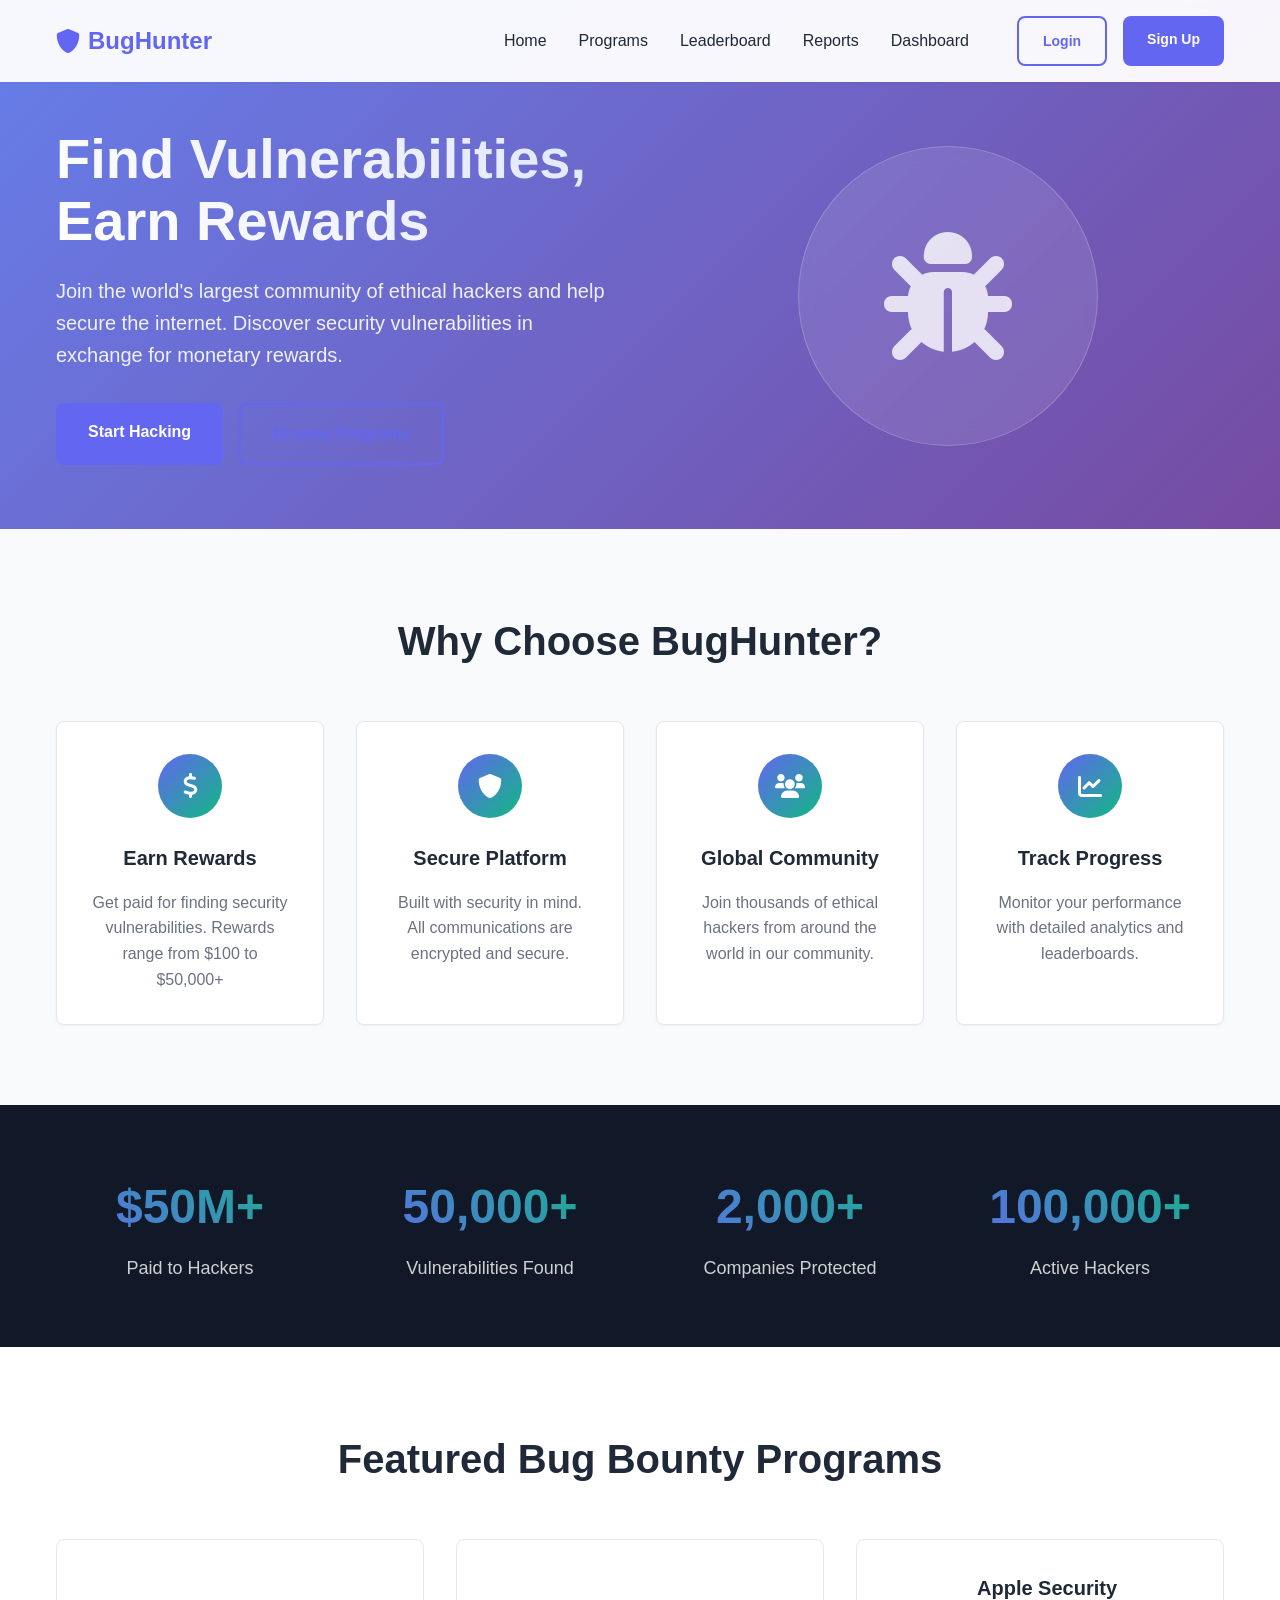
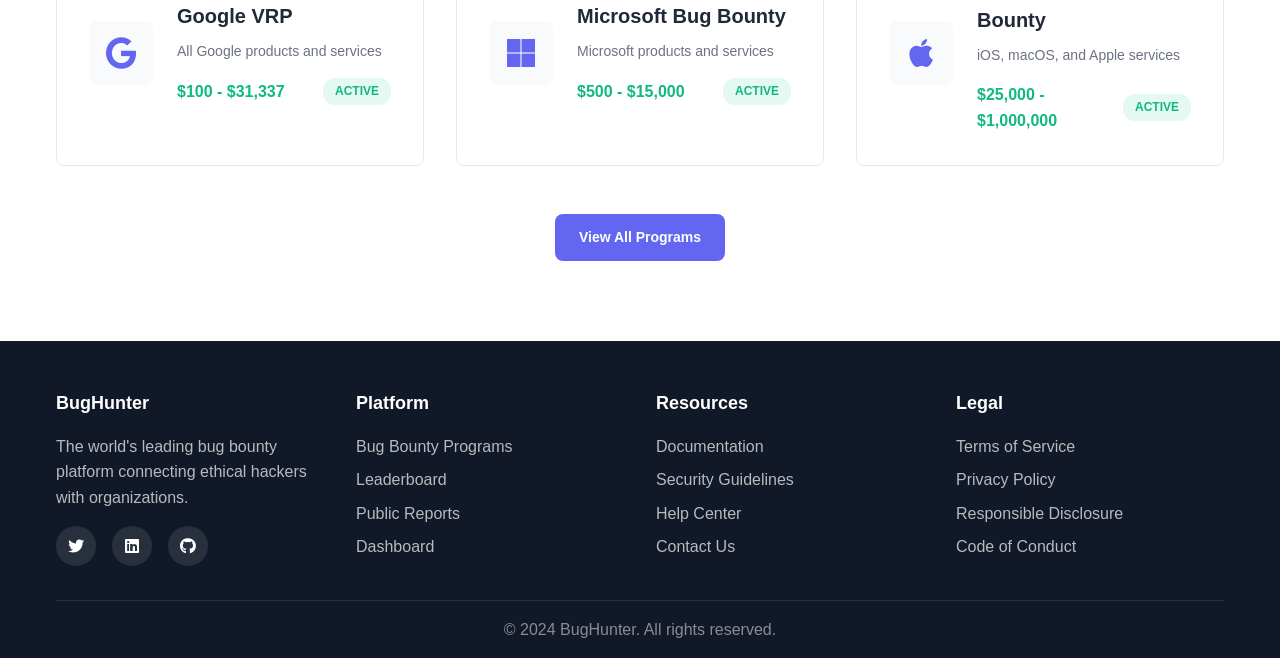
<file: index.html>
<!DOCTYPE html>
<html lang="en">
<head>
    <meta charset="UTF-8">
    <meta name="viewport" content="width=device-width, initial-scale=1.0">
    <title>BugHunter - Pentest & Bug Bounty Platform</title>
    <link rel="stylesheet" href="css/style.css">
    <link href="https://cdnjs.cloudflare.com/ajax/libs/font-awesome/6.0.0/css/all.min.css" rel="stylesheet">
</head>
<body>
    <!-- Navigation -->
    <nav class="navbar">
        <div class="nav-container">
            <div class="nav-logo">
                <a href="index.html">
                    <i class="fas fa-shield-alt"></i>
                    BugHunter
                </a>
            </div>
            <div class="nav-menu" id="nav-menu">
                <a href="index.html" class="nav-link">Home</a>
                <a href="programs.html" class="nav-link">Programs</a>
                <a href="leaderboard.html" class="nav-link">Leaderboard</a>
                <a href="reports.html" class="nav-link">Reports</a>
                <a href="dashboard.html" class="nav-link">Dashboard</a>
                <div class="nav-auth">
                    <a href="login.html" class="btn btn-outline">Login</a>
                    <a href="register.html" class="btn btn-primary">Sign Up</a>
                </div>
            </div>
            <div class="nav-toggle" id="nav-toggle">
                <span class="bar"></span>
                <span class="bar"></span>
                <span class="bar"></span>
            </div>
        </div>
    </nav>

    <!-- Hero Section -->
    <section class="hero">
        <div class="hero-container">
            <div class="hero-content">
                <h1 class="hero-title">Find Vulnerabilities, Earn Rewards</h1>
                <p class="hero-description">
                    Join the world's largest community of ethical hackers and help secure the internet. 
                    Discover security vulnerabilities in exchange for monetary rewards.
                </p>
                <div class="hero-buttons">
                    <a href="register.html" class="btn btn-primary btn-large">Start Hacking</a>
                    <a href="programs.html" class="btn btn-outline btn-large">Browse Programs</a>
                </div>
            </div>
            <div class="hero-image">
                <div class="hero-graphic">
                    <i class="fas fa-bug"></i>
                </div>
            </div>
        </div>
    </section>

    <!-- Features Section -->
    <section class="features">
        <div class="container">
            <h2 class="section-title">Why Choose BugHunter?</h2>
            <div class="features-grid">
                <div class="feature-card">
                    <div class="feature-icon">
                        <i class="fas fa-dollar-sign"></i>
                    </div>
                    <h3>Earn Rewards</h3>
                    <p>Get paid for finding security vulnerabilities. Rewards range from $100 to $50,000+</p>
                </div>
                <div class="feature-card">
                    <div class="feature-icon">
                        <i class="fas fa-shield-alt"></i>
                    </div>
                    <h3>Secure Platform</h3>
                    <p>Built with security in mind. All communications are encrypted and secure.</p>
                </div>
                <div class="feature-card">
                    <div class="feature-icon">
                        <i class="fas fa-users"></i>
                    </div>
                    <h3>Global Community</h3>
                    <p>Join thousands of ethical hackers from around the world in our community.</p>
                </div>
                <div class="feature-card">
                    <div class="feature-icon">
                        <i class="fas fa-chart-line"></i>
                    </div>
                    <h3>Track Progress</h3>
                    <p>Monitor your performance with detailed analytics and leaderboards.</p>
                </div>
            </div>
        </div>
    </section>

    <!-- Stats Section -->
    <section class="stats">
        <div class="container">
            <div class="stats-grid">
                <div class="stat-item">
                    <div class="stat-number">$50M+</div>
                    <div class="stat-label">Paid to Hackers</div>
                </div>
                <div class="stat-item">
                    <div class="stat-number">50,000+</div>
                    <div class="stat-label">Vulnerabilities Found</div>
                </div>
                <div class="stat-item">
                    <div class="stat-number">2,000+</div>
                    <div class="stat-label">Companies Protected</div>
                </div>
                <div class="stat-item">
                    <div class="stat-number">100,000+</div>
                    <div class="stat-label">Active Hackers</div>
                </div>
            </div>
        </div>
    </section>

    <!-- Programs Preview -->
    <section class="programs-preview">
        <div class="container">
            <h2 class="section-title">Featured Bug Bounty Programs</h2>
            <div class="programs-grid">
                <div class="program-card">
                    <div class="program-logo">
                        <i class="fab fa-google"></i>
                    </div>
                    <div class="program-info">
                        <h3>Google VRP</h3>
                        <p class="program-scope">All Google products and services</p>
                        <div class="program-rewards">
                            <span class="reward-range">$100 - $31,337</span>
                            <span class="program-status active">Active</span>
                        </div>
                    </div>
                </div>
                <div class="program-card">
                    <div class="program-logo">
                        <i class="fab fa-microsoft"></i>
                    </div>
                    <div class="program-info">
                        <h3>Microsoft Bug Bounty</h3>
                        <p class="program-scope">Microsoft products and services</p>
                        <div class="program-rewards">
                            <span class="reward-range">$500 - $15,000</span>
                            <span class="program-status active">Active</span>
                        </div>
                    </div>
                </div>
                <div class="program-card">
                    <div class="program-logo">
                        <i class="fab fa-apple"></i>
                    </div>
                    <div class="program-info">
                        <h3>Apple Security Bounty</h3>
                        <p class="program-scope">iOS, macOS, and Apple services</p>
                        <div class="program-rewards">
                            <span class="reward-range">$25,000 - $1,000,000</span>
                            <span class="program-status active">Active</span>
                        </div>
                    </div>
                </div>
            </div>
            <div class="programs-cta">
                <a href="programs.html" class="btn btn-primary">View All Programs</a>
            </div>
        </div>
    </section>

    <!-- Footer -->
    <footer class="footer">
        <div class="container">
            <div class="footer-content">
                <div class="footer-section">
                    <h4>BugHunter</h4>
                    <p>The world's leading bug bounty platform connecting ethical hackers with organizations.</p>
                    <div class="social-links">
                        <a href="#"><i class="fab fa-twitter"></i></a>
                        <a href="#"><i class="fab fa-linkedin"></i></a>
                        <a href="#"><i class="fab fa-github"></i></a>
                    </div>
                </div>
                <div class="footer-section">
                    <h4>Platform</h4>
                    <ul>
                        <li><a href="programs.html">Bug Bounty Programs</a></li>
                        <li><a href="leaderboard.html">Leaderboard</a></li>
                        <li><a href="reports.html">Public Reports</a></li>
                        <li><a href="dashboard.html">Dashboard</a></li>
                    </ul>
                </div>
                <div class="footer-section">
                    <h4>Resources</h4>
                    <ul>
                        <li><a href="#">Documentation</a></li>
                        <li><a href="#">Security Guidelines</a></li>
                        <li><a href="#">Help Center</a></li>
                        <li><a href="#">Contact Us</a></li>
                    </ul>
                </div>
                <div class="footer-section">
                    <h4>Legal</h4>
                    <ul>
                        <li><a href="#">Terms of Service</a></li>
                        <li><a href="#">Privacy Policy</a></li>
                        <li><a href="#">Responsible Disclosure</a></li>
                        <li><a href="#">Code of Conduct</a></li>
                    </ul>
                </div>
            </div>
            <div class="footer-bottom">
                <p>&copy; 2024 BugHunter. All rights reserved.</p>
            </div>
        </div>
    </footer>

    <script src="js/script.js"></script>
</body>
</html>
</file>
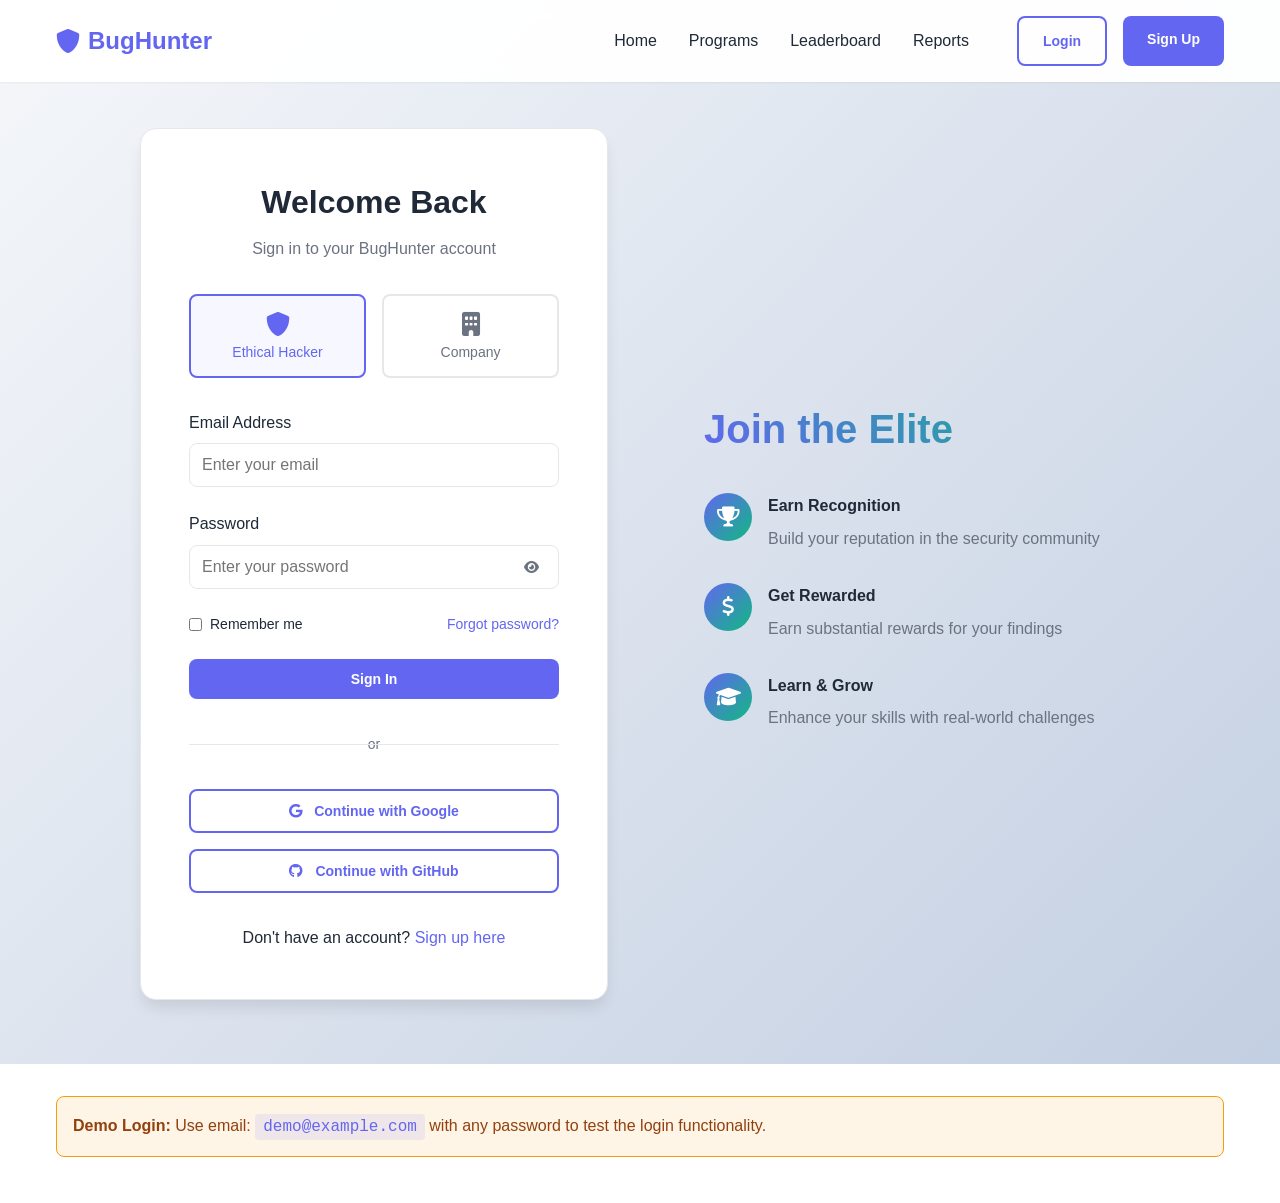
<file: dashboard.html>
<!DOCTYPE html>
<html lang="en">
<head>
    <meta charset="UTF-8">
    <meta name="viewport" content="width=device-width, initial-scale=1.0">
    <title>Dashboard - BugHunter</title>
    <link rel="stylesheet" href="css/style.css">
    <link href="https://cdnjs.cloudflare.com/ajax/libs/font-awesome/6.0.0/css/all.min.css" rel="stylesheet">
</head>
<body>
    <!-- Navigation -->
    <nav class="navbar">
        <div class="nav-container">
            <div class="nav-logo">
                <a href="index.html">
                    <i class="fas fa-shield-alt"></i>
                    BugHunter
                </a>
            </div>
            <div class="nav-menu" id="nav-menu">
                <a href="index.html" class="nav-link">Home</a>
                <a href="programs.html" class="nav-link">Programs</a>
                <a href="leaderboard.html" class="nav-link">Leaderboard</a>
                <a href="reports.html" class="nav-link">Reports</a>
                <a href="dashboard.html" class="nav-link">Dashboard</a>
                <div class="nav-auth">
                    <a href="login.html" class="btn btn-outline">Login</a>
                    <a href="register.html" class="btn btn-primary">Sign Up</a>
                </div>
            </div>
            <div class="nav-toggle" id="nav-toggle">
                <span class="bar"></span>
                <span class="bar"></span>
                <span class="bar"></span>
            </div>
        </div>
    </nav>

    <!-- Dashboard Content -->
    <div class="dashboard-container">
        <!-- Sidebar -->
        <aside class="dashboard-sidebar">
            <div class="sidebar-header">
                <div class="user-avatar">
                    <i class="fas fa-user"></i>
                </div>
                <div class="user-info">
                    <h3 id="user-name">Loading...</h3>
                    <p id="user-rank">Ethical Hacker</p>
                </div>
            </div>
            
            <nav class="sidebar-nav">
                <a href="#overview" class="nav-item active" data-section="overview">
                    <i class="fas fa-tachometer-alt"></i>
                    <span>Overview</span>
                </a>
                <a href="#reports" class="nav-item" data-section="reports">
                    <i class="fas fa-bug"></i>
                    <span>My Reports</span>
                </a>
                <a href="#programs" class="nav-item" data-section="programs">
                    <i class="fas fa-shield-alt"></i>
                    <span>My Programs</span>
                </a>
                <a href="#earnings" class="nav-item" data-section="earnings">
                    <i class="fas fa-dollar-sign"></i>
                    <span>Earnings</span>
                </a>
                <a href="#profile" class="nav-item" data-section="profile">
                    <i class="fas fa-user-cog"></i>
                    <span>Profile</span>
                </a>
            </nav>
        </aside>

        <!-- Main Content -->
        <main class="dashboard-main">
            <!-- Overview Section -->
            <section id="overview-section" class="dashboard-section active">
                <div class="section-header">
                    <h1>Dashboard Overview</h1>
                    <p>Welcome back! Here's your security research summary.</p>
                </div>

                <!-- Stats Cards -->
                <div class="stats-grid">
                    <div class="stat-card">
                        <div class="stat-icon">
                            <i class="fas fa-bug"></i>
                        </div>
                        <div class="stat-content">
                            <div class="stat-number">12</div>
                            <div class="stat-label">Total Reports</div>
                        </div>
                    </div>
                    <div class="stat-card">
                        <div class="stat-icon">
                            <i class="fas fa-dollar-sign"></i>
                        </div>
                        <div class="stat-content">
                            <div class="stat-number">$2,450</div>
                            <div class="stat-label">Total Earnings</div>
                        </div>
                    </div>
                    <div class="stat-card">
                        <div class="stat-icon">
                            <i class="fas fa-shield-alt"></i>
                        </div>
                        <div class="stat-content">
                            <div class="stat-number">8</div>
                            <div class="stat-label">Active Programs</div>
                        </div>
                    </div>
                    <div class="stat-card">
                        <div class="stat-icon">
                            <i class="fas fa-trophy"></i>
                        </div>
                        <div class="stat-content">
                            <div class="stat-number">1,250</div>
                            <div class="stat-label">Reputation</div>
                        </div>
                    </div>
                </div>

                <!-- Recent Activity -->
                <div class="dashboard-grid">
                    <div class="card">
                        <div class="card-header">
                            <h3>Recent Reports</h3>
                            <a href="#" class="btn btn-outline btn-sm">View All</a>
                        </div>
                        <div class="card-content">
                            <div class="report-list">
                                <div class="report-item">
                                    <div class="report-info">
                                        <h4>XSS in Search Functionality</h4>
                                        <p>Google VRP • 2 days ago</p>
                                    </div>
                                    <div class="report-status">
                                        <span class="badge badge-warning">Under Review</span>
                                    </div>
                                </div>
                                <div class="report-item">
                                    <div class="report-info">
                                        <h4>SQL Injection in Login Form</h4>
                                        <p>Microsoft Bug Bounty • 5 days ago</p>
                                    </div>
                                    <div class="report-status">
                                        <span class="badge badge-success">Resolved</span>
                                    </div>
                                </div>
                                <div class="report-item">
                                    <div class="report-info">
                                        <h4>CSRF in Profile Update</h4>
                                        <p>Meta Bug Bounty • 1 week ago</p>
                                    </div>
                                    <div class="report-status">
                                        <span class="badge badge-success">Resolved</span>
                                    </div>
                                </div>
                            </div>
                        </div>
                    </div>

                    <div class="card">
                        <div class="card-header">
                            <h3>Quick Actions</h3>
                        </div>
                        <div class="card-content">
                            <div class="action-buttons">
                                <button class="btn btn-primary w-full" onclick="showSubmitModal()">
                                    <i class="fas fa-plus"></i>
                                    Submit New Report
                                </button>
                                <button class="btn btn-outline w-full">
                                    <i class="fas fa-search"></i>
                                    Browse Programs
                                </button>
                                <button class="btn btn-outline w-full">
                                    <i class="fas fa-chart-line"></i>
                                    View Analytics
                                </button>
                            </div>
                        </div>
                    </div>
                </div>
            </section>

            <!-- Reports Section -->
            <section id="reports-section" class="dashboard-section">
                <div class="section-header">
                    <h1>My Reports</h1>
                    <button class="btn btn-primary" onclick="showSubmitModal()">
                        <i class="fas fa-plus"></i>
                        New Report
                    </button>
                </div>

                <div class="card">
                    <div class="card-content">
                        <div class="table-container">
                            <table class="data-table">
                                <thead>
                                    <tr>
                                        <th>Title</th>
                                        <th>Program</th>
                                        <th>Severity</th>
                                        <th>Status</th>
                                        <th>Reward</th>
                                        <th>Date</th>
                                        <th>Actions</th>
                                    </tr>
                                </thead>
                                <tbody id="reports-table-body">
                                    <!-- Will be populated by JavaScript -->
                                </tbody>
                            </table>
                        </div>
                    </div>
                </div>
            </section>

            <!-- Profile Section -->
            <section id="profile-section" class="dashboard-section">
                <div class="section-header">
                    <h1>Profile Settings</h1>
                    <p>Manage your account information and preferences</p>
                </div>

                <div class="dashboard-grid">
                    <div class="card">
                        <div class="card-header">
                            <h3>Personal Information</h3>
                        </div>
                        <div class="card-content">
                            <form id="profile-form">
                                <div class="form-group">
                                    <label class="form-label">Full Name</label>
                                    <input type="text" class="form-input" value="Demo User" readonly>
                                </div>
                                <div class="form-group">
                                    <label class="form-label">Email</label>
                                    <input type="email" class="form-input" value="demo@example.com" readonly>
                                </div>
                                <div class="form-group">
                                    <label class="form-label">Username</label>
                                    <input type="text" class="form-input" value="DemoUser" readonly>
                                </div>
                                <div class="form-group">
                                    <label class="form-label">Bio</label>
                                    <textarea class="form-textarea" placeholder="Tell us about yourself..."></textarea>
                                </div>
                                <button type="submit" class="btn btn-primary">Update Profile</button>
                            </form>
                        </div>
                    </div>

                    <div class="card">
                        <div class="card-header">
                            <h3>Security Settings</h3>
                        </div>
                        <div class="card-content">
                            <div class="security-setting">
                                <div class="setting-info">
                                    <h4>Two-Factor Authentication</h4>
                                    <p>Enhance your account security</p>
                                </div>
                                <button class="btn btn-outline">Enable 2FA</button>
                            </div>
                            <div class="security-setting">
                                <div class="setting-info">
                                    <h4>Change Password</h4>
                                    <p>Update your account password</p>
                                </div>
                                <button class="btn btn-outline">Change Password</button>
                            </div>
                        </div>
                    </div>
                </div>
            </section>
        </main>
    </div>

    <!-- Submit Report Modal -->
    <div id="submit-modal" class="modal">
        <div class="modal-content">
            <div class="modal-header">
                <h2>Submit Vulnerability Report</h2>
                <button class="modal-close" onclick="closeSubmitModal()">&times;</button>
            </div>
            <div class="modal-body">
                <form id="submit-form">
                    <div class="form-group">
                        <label class="form-label">Program</label>
                        <select class="form-select" required>
                            <option value="">Select a program</option>
                            <option value="google">Google VRP</option>
                            <option value="microsoft">Microsoft Bug Bounty</option>
                            <option value="meta">Meta Bug Bounty</option>
                        </select>
                    </div>
                    <div class="form-group">
                        <label class="form-label">Title</label>
                        <input type="text" class="form-input" placeholder="Brief description of the vulnerability" required>
                    </div>
                    <div class="form-group">
                        <label class="form-label">Severity</label>
                        <select class="form-select" required>
                            <option value="">Select severity</option>
                            <option value="low">Low</option>
                            <option value="medium">Medium</option>
                            <option value="high">High</option>
                            <option value="critical">Critical</option>
                        </select>
                    </div>
                    <div class="form-group">
                        <label class="form-label">Description</label>
                        <textarea class="form-textarea" placeholder="Detailed description of the vulnerability, steps to reproduce, and impact..." required></textarea>
                    </div>
                    <div class="form-group">
                        <label class="form-label">Proof of Concept</label>
                        <textarea class="form-textarea" placeholder="Include screenshots, code snippets, or other evidence..."></textarea>
                    </div>
                    <div class="modal-actions">
                        <button type="button" class="btn btn-outline" onclick="closeSubmitModal()">Cancel</button>
                        <button type="submit" class="btn btn-primary">Submit Report</button>
                    </div>
                </form>
            </div>
        </div>
    </div>

    <script src="js/script.js"></script>
    <script>
        // Check if user is logged in
        document.addEventListener('DOMContentLoaded', function() {
            if (!Auth.isLoggedIn()) {
                window.location.href = 'login.html';
                return;
            }

            const user = Auth.getUser();
            document.getElementById('user-name').textContent = user.username;
            
            initializeDashboard();
            loadReports();
        });

        function initializeDashboard() {
            // Setup sidebar navigation
            const navItems = document.querySelectorAll('.nav-item');
            const sections = document.querySelectorAll('.dashboard-section');

            navItems.forEach(item => {
                item.addEventListener('click', (e) => {
                    e.preventDefault();
                    
                    // Remove active classes
                    navItems.forEach(nav => nav.classList.remove('active'));
                    sections.forEach(section => section.classList.remove('active'));
                    
                    // Add active class to clicked item
                    item.classList.add('active');
                    
                    // Show corresponding section
                    const sectionId = item.dataset.section + '-section';
                    document.getElementById(sectionId).classList.add('active');
                });
            });
        }

        function loadReports() {
            const mockReports = [
                {
                    id: 1,
                    title: "XSS in Search Functionality",
                    program: "Google VRP",
                    severity: "High",
                    status: "Under Review",
                    reward: "TBD",
                    date: "2024-01-20"
                },
                {
                    id: 2,
                    title: "SQL Injection in Login Form",
                    program: "Microsoft Bug Bounty",
                    severity: "Critical",
                    status: "Resolved",
                    reward: "$1,500",
                    date: "2024-01-15"
                },
                {
                    id: 3,
                    title: "CSRF in Profile Update",
                    program: "Meta Bug Bounty",
                    severity: "Medium",
                    status: "Resolved",
                    reward: "$750",
                    date: "2024-01-10"
                }
            ];

            const tbody = document.getElementById('reports-table-body');
            tbody.innerHTML = mockReports.map(report => `
                <tr>
                    <td>${report.title}</td>
                    <td>${report.program}</td>
                    <td><span class="badge badge-${report.severity.toLowerCase()}">${report.severity}</span></td>
                    <td><span class="badge badge-${getStatusClass(report.status)}">${report.status}</span></td>
                    <td>${report.reward}</td>
                    <td>${new Date(report.date).toLocaleDateString()}</td>
                    <td>
                        <button class="btn btn-outline btn-sm" onclick="viewReport(${report.id})">View</button>
                    </td>
                </tr>
            `).join('');
        }

        function getStatusClass(status) {
            switch(status.toLowerCase()) {
                case 'resolved': return 'success';
                case 'under review': return 'warning';
                case 'rejected': return 'danger';
                default: return 'primary';
            }
        }

        function showSubmitModal() {
            document.getElementById('submit-modal').style.display = 'flex';
        }

        function closeSubmitModal() {
            document.getElementById('submit-modal').style.display = 'none';
        }

        function viewReport(reportId) {
            showNotification(`Opening report ${reportId}`, 'info');
        }

        // Handle form submissions
        document.getElementById('submit-form').addEventListener('submit', function(e) {
            e.preventDefault();
            showNotification('Report submitted successfully!', 'success');
            closeSubmitModal();
            this.reset();
        });

        document.getElementById('profile-form').addEventListener('submit', function(e) {
            e.preventDefault();
            showNotification('Profile updated successfully!', 'success');
        });
    </script>
    
    <style>
        body {
            padding-top: 80px;
        }

        .dashboard-container {
            display: flex;
            min-height: calc(100vh - 80px);
        }

        .dashboard-sidebar {
            width: 280px;
            background: var(--bg-primary);
            border-right: 1px solid var(--border-color);
            padding: 2rem 0;
            position: fixed;
            height: calc(100vh - 80px);
            overflow-y: auto;
        }

        .sidebar-header {
            padding: 0 2rem 2rem;
            border-bottom: 1px solid var(--border-color);
            margin-bottom: 2rem;
            text-align: center;
        }

        .user-avatar {
            width: 4rem;
            height: 4rem;
            background: var(--primary-color);
            border-radius: 50%;
            display: flex;
            align-items: center;
            justify-content: center;
            margin: 0 auto 1rem;
            color: white;
            font-size: 1.5rem;
        }

        .user-info h3 {
            margin: 0 0 0.25rem 0;
            color: var(--text-primary);
        }

        .user-info p {
            margin: 0;
            color: var(--text-secondary);
            font-size: 0.875rem;
        }

        .sidebar-nav {
            padding: 0 1rem;
        }

        .nav-item {
            display: flex;
            align-items: center;
            gap: 1rem;
            padding: 0.75rem 1rem;
            color: var(--text-secondary);
            text-decoration: none;
            border-radius: var(--border-radius);
            margin-bottom: 0.5rem;
            transition: var(--transition);
        }

        .nav-item:hover,
        .nav-item.active {
            color: var(--primary-color);
            background: rgba(99, 102, 241, 0.1);
        }

        .nav-item i {
            width: 1.25rem;
            text-align: center;
        }

        .dashboard-main {
            flex: 1;
            margin-left: 280px;
            padding: 2rem;
        }

        .dashboard-section {
            display: none;
        }

        .dashboard-section.active {
            display: block;
        }

        .section-header {
            margin-bottom: 2rem;
            display: flex;
            justify-content: space-between;
            align-items: center;
        }

        .section-header h1 {
            margin: 0 0 0.5rem 0;
            font-size: 2rem;
            font-weight: 700;
        }

        .section-header p {
            margin: 0;
            color: var(--text-secondary);
        }

        .stats-grid {
            display: grid;
            grid-template-columns: repeat(auto-fit, minmax(250px, 1fr));
            gap: 1.5rem;
            margin-bottom: 3rem;
        }

        .stat-card {
            background: var(--bg-primary);
            border: 1px solid var(--border-color);
            border-radius: var(--border-radius);
            padding: 2rem;
            display: flex;
            align-items: center;
            gap: 1.5rem;
            transition: var(--transition);
        }

        .stat-card:hover {
            transform: translateY(-2px);
            box-shadow: var(--shadow-md);
        }

        .stat-icon {
            width: 3rem;
            height: 3rem;
            background: linear-gradient(135deg, var(--primary-color), var(--secondary-color));
            border-radius: 50%;
            display: flex;
            align-items: center;
            justify-content: center;
            color: white;
            font-size: 1.25rem;
        }

        .stat-number {
            font-size: 2rem;
            font-weight: 800;
            color: var(--text-primary);
            line-height: 1;
        }

        .stat-label {
            color: var(--text-secondary);
            font-size: 0.875rem;
            margin-top: 0.25rem;
        }

        .dashboard-grid {
            display: grid;
            grid-template-columns: 2fr 1fr;
            gap: 2rem;
        }

        .card {
            background: var(--bg-primary);
            border: 1px solid var(--border-color);
            border-radius: var(--border-radius);
            overflow: hidden;
        }

        .card-header {
            padding: 1.5rem;
            border-bottom: 1px solid var(--border-color);
            display: flex;
            justify-content: space-between;
            align-items: center;
        }

        .card-header h3 {
            margin: 0;
            font-size: 1.25rem;
            font-weight: 600;
        }

        .card-content {
            padding: 1.5rem;
        }

        .report-list {
            display: flex;
            flex-direction: column;
            gap: 1rem;
        }

        .report-item {
            display: flex;
            justify-content: space-between;
            align-items: center;
            padding: 1rem;
            background: var(--bg-secondary);
            border-radius: var(--border-radius);
        }

        .report-info h4 {
            margin: 0 0 0.25rem 0;
            font-size: 1rem;
            color: var(--text-primary);
        }

        .report-info p {
            margin: 0;
            font-size: 0.875rem;
            color: var(--text-secondary);
        }

        .action-buttons {
            display: flex;
            flex-direction: column;
            gap: 1rem;
        }

        .data-table {
            width: 100%;
            border-collapse: collapse;
        }

        .data-table th,
        .data-table td {
            padding: 1rem;
            text-align: left;
            border-bottom: 1px solid var(--border-color);
        }

        .data-table th {
            background: var(--bg-secondary);
            font-weight: 600;
            color: var(--text-primary);
        }

        .table-container {
            overflow-x: auto;
        }

        .security-setting {
            display: flex;
            justify-content: space-between;
            align-items: center;
            padding: 1rem 0;
            border-bottom: 1px solid var(--border-color);
        }

        .security-setting:last-child {
            border-bottom: none;
        }

        .setting-info h4 {
            margin: 0 0 0.25rem 0;
            color: var(--text-primary);
        }

        .setting-info p {
            margin: 0;
            font-size: 0.875rem;
            color: var(--text-secondary);
        }

        .modal {
            display: none;
            position: fixed;
            top: 0;
            left: 0;
            width: 100%;
            height: 100%;
            background: rgba(0, 0, 0, 0.5);
            align-items: center;
            justify-content: center;
            z-index: 10000;
        }

        .modal-content {
            background: var(--bg-primary);
            border-radius: var(--border-radius);
            max-width: 600px;
            width: 90%;
            max-height: 90vh;
            overflow-y: auto;
        }

        .modal-header {
            padding: 1.5rem;
            border-bottom: 1px solid var(--border-color);
            display: flex;
            justify-content: space-between;
            align-items: center;
        }

        .modal-header h2 {
            margin: 0;
            font-size: 1.5rem;
        }

        .modal-close {
            background: none;
            border: none;
            font-size: 1.5rem;
            cursor: pointer;
            color: var(--text-secondary);
        }

        .modal-body {
            padding: 1.5rem;
        }

        .modal-actions {
            display: flex;
            gap: 1rem;
            justify-content: flex-end;
            margin-top: 2rem;
        }

        .btn-sm {
            padding: 0.5rem 1rem;
            font-size: 0.875rem;
        }

        .badge-high { background: rgba(245, 158, 11, 0.1); color: var(--accent-color); }
        .badge-critical { background: rgba(239, 68, 68, 0.1); color: var(--danger-color); }
        .badge-medium { background: rgba(59, 130, 246, 0.1); color: #3b82f6; }
        .badge-low { background: rgba(107, 114, 128, 0.1); color: var(--text-secondary); }

        @media (max-width: 768px) {
            .dashboard-sidebar {
                transform: translateX(-100%);
                transition: transform 0.3s ease;
            }

            .dashboard-main {
                margin-left: 0;
                padding: 1rem;
            }

            .dashboard-grid {
                grid-template-columns: 1fr;
            }

            .stats-grid {
                grid-template-columns: 1fr;
            }

            .section-header {
                flex-direction: column;
                gap: 1rem;
                align-items: flex-start;
            }

            .modal-content {
                width: 95%;
            }
        }
    </style>
</body>
</html>
</file>
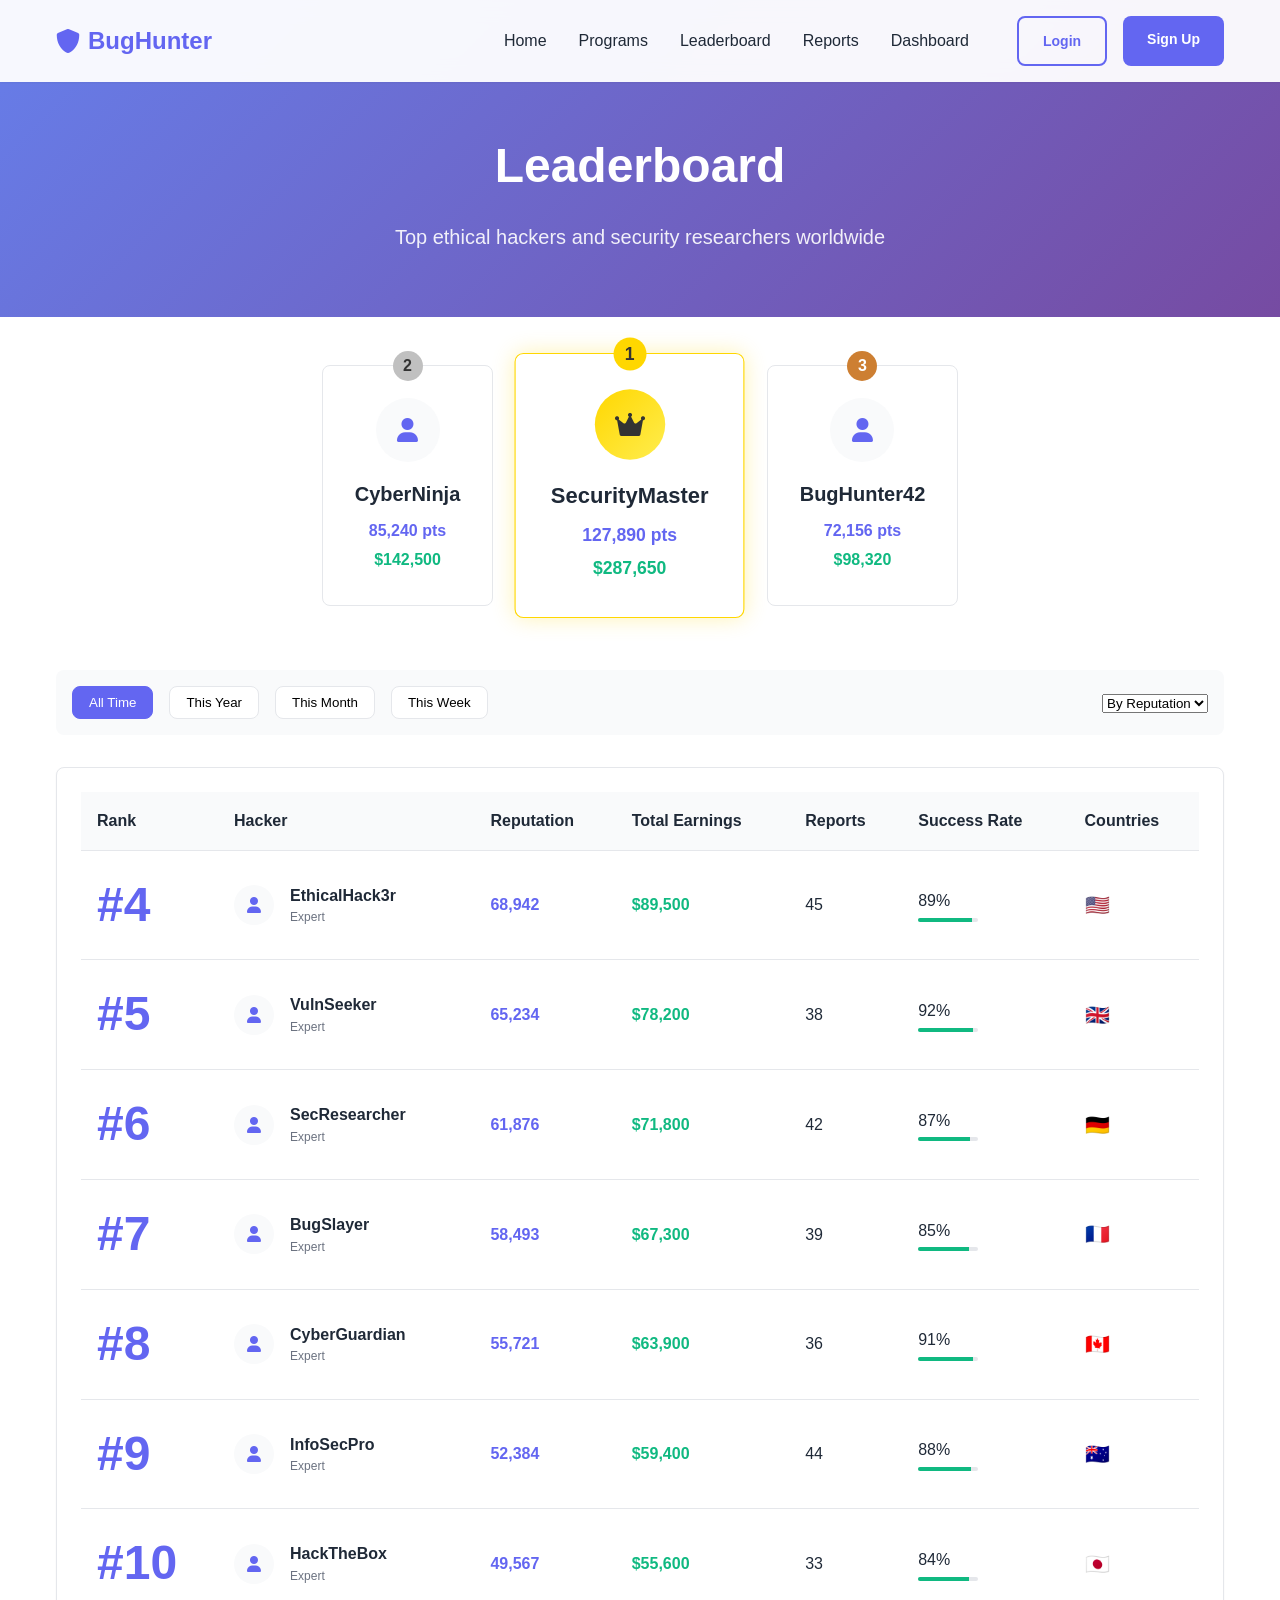
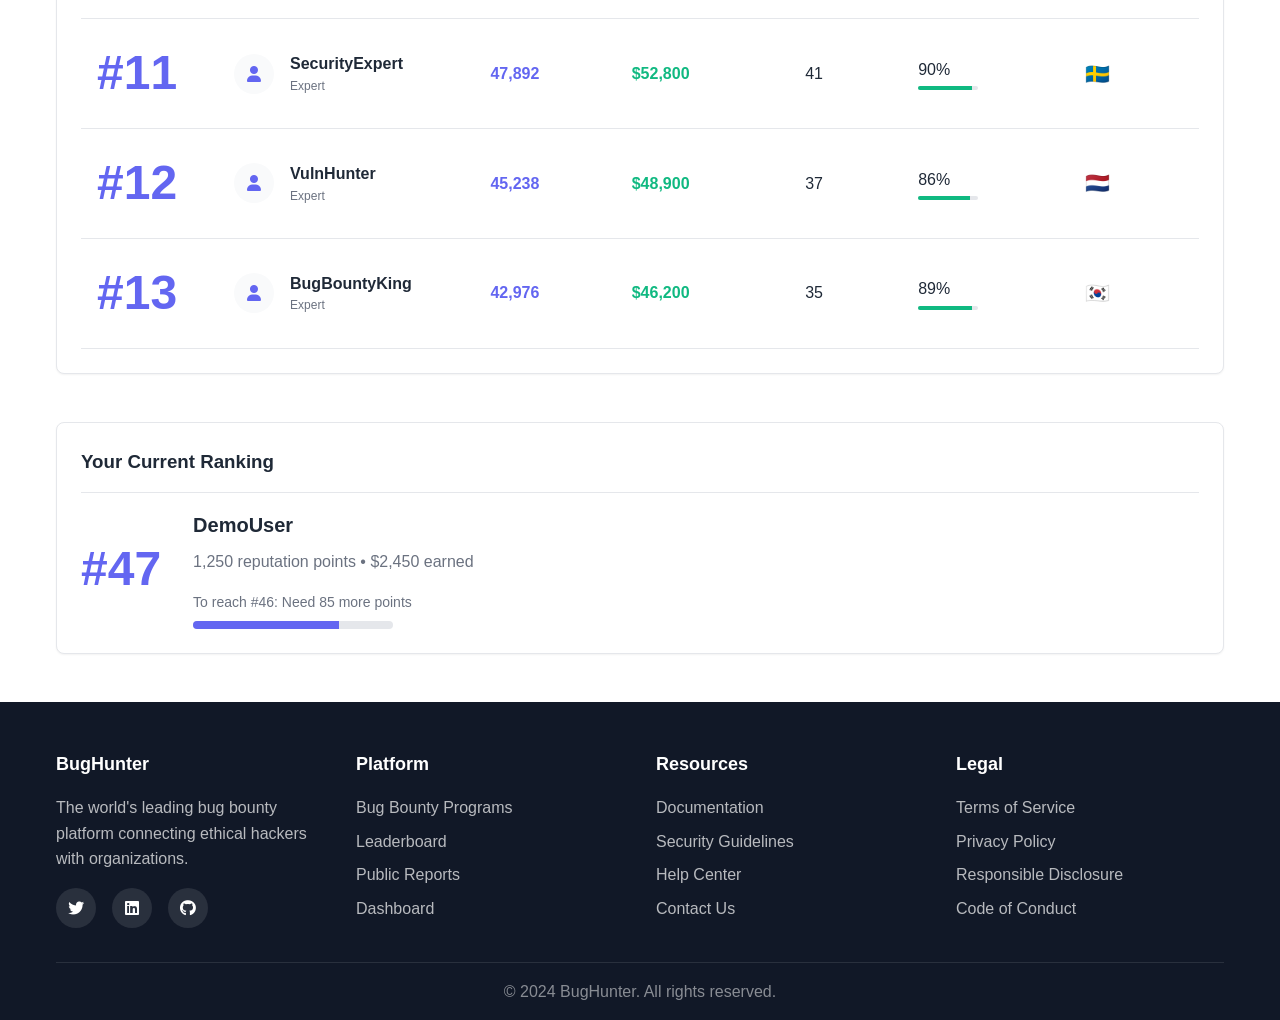
<file: leaderboard.html>
<!DOCTYPE html>
<html lang="en">
<head>
    <meta charset="UTF-8">
    <meta name="viewport" content="width=device-width, initial-scale=1.0">
    <title>Leaderboard - BugHunter</title>
    <link rel="stylesheet" href="css/style.css">
    <link href="https://cdnjs.cloudflare.com/ajax/libs/font-awesome/6.0.0/css/all.min.css" rel="stylesheet">
</head>
<body>
    <!-- Navigation -->
    <nav class="navbar">
        <div class="nav-container">
            <div class="nav-logo">
                <a href="index.html">
                    <i class="fas fa-shield-alt"></i>
                    BugHunter
                </a>
            </div>
            <div class="nav-menu" id="nav-menu">
                <a href="index.html" class="nav-link">Home</a>
                <a href="programs.html" class="nav-link">Programs</a>
                <a href="leaderboard.html" class="nav-link">Leaderboard</a>
                <a href="reports.html" class="nav-link">Reports</a>
                <a href="dashboard.html" class="nav-link">Dashboard</a>
                <div class="nav-auth">
                    <a href="login.html" class="btn btn-outline">Login</a>
                    <a href="register.html" class="btn btn-primary">Sign Up</a>
                </div>
            </div>
            <div class="nav-toggle" id="nav-toggle">
                <span class="bar"></span>
                <span class="bar"></span>
                <span class="bar"></span>
            </div>
        </div>
    </nav>

    <!-- Page Header -->
    <section class="page-header">
        <div class="container">
            <div class="header-content">
                <h1>Leaderboard</h1>
                <p>Top ethical hackers and security researchers worldwide</p>
            </div>
        </div>
    </section>

    <!-- Leaderboard Content -->
    <section class="leaderboard-section">
        <div class="container">
            <!-- Top 3 -->
            <div class="top-three">
                <div class="podium-item second">
                    <div class="podium-rank">2</div>
                    <div class="hacker-avatar">
                        <i class="fas fa-user"></i>
                    </div>
                    <h3>CyberNinja</h3>
                    <p class="reputation">85,240 pts</p>
                    <p class="earnings">$142,500</p>
                </div>
                
                <div class="podium-item first">
                    <div class="podium-rank">1</div>
                    <div class="hacker-avatar champion">
                        <i class="fas fa-crown"></i>
                    </div>
                    <h3>SecurityMaster</h3>
                    <p class="reputation">127,890 pts</p>
                    <p class="earnings">$287,650</p>
                </div>
                
                <div class="podium-item third">
                    <div class="podium-rank">3</div>
                    <div class="hacker-avatar">
                        <i class="fas fa-user"></i>
                    </div>
                    <h3>BugHunter42</h3>
                    <p class="reputation">72,156 pts</p>
                    <p class="earnings">$98,320</p>
                </div>
            </div>

            <!-- Filters -->
            <div class="leaderboard-filters">
                <div class="filter-tabs">
                    <button class="filter-tab active" data-filter="all">All Time</button>
                    <button class="filter-tab" data-filter="yearly">This Year</button>
                    <button class="filter-tab" data-filter="monthly">This Month</button>
                    <button class="filter-tab" data-filter="weekly">This Week</button>
                </div>
                <div class="filter-options">
                    <select class="filter-select">
                        <option value="reputation">By Reputation</option>
                        <option value="earnings">By Earnings</option>
                        <option value="reports">By Reports</option>
                    </select>
                </div>
            </div>

            <!-- Leaderboard Table -->
            <div class="card">
                <div class="card-content">
                    <div class="table-container">
                        <table class="leaderboard-table">
                            <thead>
                                <tr>
                                    <th>Rank</th>
                                    <th>Hacker</th>
                                    <th>Reputation</th>
                                    <th>Total Earnings</th>
                                    <th>Reports</th>
                                    <th>Success Rate</th>
                                    <th>Countries</th>
                                </tr>
                            </thead>
                            <tbody id="leaderboard-body">
                                <!-- Will be populated by JavaScript -->
                            </tbody>
                        </table>
                    </div>
                </div>
            </div>

            <!-- Your Ranking -->
            <div class="your-ranking">
                <div class="card">
                    <div class="card-header">
                        <h3>Your Current Ranking</h3>
                    </div>
                    <div class="card-content">
                        <div class="ranking-info">
                            <div class="rank-number">#47</div>
                            <div class="rank-details">
                                <h4>DemoUser</h4>
                                <p>1,250 reputation points • $2,450 earned</p>
                                <div class="rank-progress">
                                    <span>To reach #46: Need 85 more points</span>
                                    <div class="progress-bar">
                                        <div class="progress-fill" style="width: 73%"></div>
                                    </div>
                                </div>
                            </div>
                        </div>
                    </div>
                </div>
            </div>
        </div>
    </section>

    <!-- Footer -->
    <footer class="footer">
        <div class="container">
            <div class="footer-content">
                <div class="footer-section">
                    <h4>BugHunter</h4>
                    <p>The world's leading bug bounty platform connecting ethical hackers with organizations.</p>
                    <div class="social-links">
                        <a href="#"><i class="fab fa-twitter"></i></a>
                        <a href="#"><i class="fab fa-linkedin"></i></a>
                        <a href="#"><i class="fab fa-github"></i></a>
                    </div>
                </div>
                <div class="footer-section">
                    <h4>Platform</h4>
                    <ul>
                        <li><a href="programs.html">Bug Bounty Programs</a></li>
                        <li><a href="leaderboard.html">Leaderboard</a></li>
                        <li><a href="reports.html">Public Reports</a></li>
                        <li><a href="dashboard.html">Dashboard</a></li>
                    </ul>
                </div>
                <div class="footer-section">
                    <h4>Resources</h4>
                    <ul>
                        <li><a href="#">Documentation</a></li>
                        <li><a href="#">Security Guidelines</a></li>
                        <li><a href="#">Help Center</a></li>
                        <li><a href="#">Contact Us</a></li>
                    </ul>
                </div>
                <div class="footer-section">
                    <h4>Legal</h4>
                    <ul>
                        <li><a href="#">Terms of Service</a></li>
                        <li><a href="#">Privacy Policy</a></li>
                        <li><a href="#">Responsible Disclosure</a></li>
                        <li><a href="#">Code of Conduct</a></li>
                    </ul>
                </div>
            </div>
            <div class="footer-bottom">
                <p>&copy; 2024 BugHunter. All rights reserved.</p>
            </div>
        </div>
    </footer>

    <script src="js/script.js"></script>
    <script>
        // Mock leaderboard data
        const mockLeaderboard = [
            { rank: 4, name: "EthicalHack3r", reputation: 68942, earnings: 89500, reports: 45, successRate: 89, country: "🇺🇸" },
            { rank: 5, name: "VulnSeeker", reputation: 65234, earnings: 78200, reports: 38, successRate: 92, country: "🇬🇧" },
            { rank: 6, name: "SecResearcher", reputation: 61876, earnings: 71800, reports: 42, successRate: 87, country: "🇩🇪" },
            { rank: 7, name: "BugSlayer", reputation: 58493, earnings: 67300, reports: 39, successRate: 85, country: "🇫🇷" },
            { rank: 8, name: "CyberGuardian", reputation: 55721, earnings: 63900, reports: 36, successRate: 91, country: "🇨🇦" },
            { rank: 9, name: "InfoSecPro", reputation: 52384, earnings: 59400, reports: 44, successRate: 88, country: "🇦🇺" },
            { rank: 10, name: "HackTheBox", reputation: 49567, earnings: 55600, reports: 33, successRate: 84, country: "🇯🇵" },
            { rank: 11, name: "SecurityExpert", reputation: 47892, earnings: 52800, reports: 41, successRate: 90, country: "🇸🇪" },
            { rank: 12, name: "VulnHunter", reputation: 45238, earnings: 48900, reports: 37, successRate: 86, country: "🇳🇱" },
            { rank: 13, name: "BugBountyKing", reputation: 42976, earnings: 46200, reports: 35, successRate: 89, country: "🇰🇷" }
        ];

        function initializeLeaderboard() {
            renderLeaderboard();
            setupFilters();
        }

        function renderLeaderboard() {
            const tbody = document.getElementById('leaderboard-body');
            tbody.innerHTML = mockLeaderboard.map(hacker => `
                <tr>
                    <td>
                        <div class="rank-cell">
                            <span class="rank-number">#${hacker.rank}</span>
                        </div>
                    </td>
                    <td>
                        <div class="hacker-cell">
                            <div class="hacker-avatar-small">
                                <i class="fas fa-user"></i>
                            </div>
                            <div class="hacker-info">
                                <span class="hacker-name">${hacker.name}</span>
                                <span class="hacker-badge">Expert</span>
                            </div>
                        </div>
                    </td>
                    <td>
                        <span class="reputation-points">${hacker.reputation.toLocaleString()}</span>
                    </td>
                    <td>
                        <span class="earnings-amount">$${hacker.earnings.toLocaleString()}</span>
                    </td>
                    <td>
                        <span class="reports-count">${hacker.reports}</span>
                    </td>
                    <td>
                        <div class="success-rate">
                            <span>${hacker.successRate}%</span>
                            <div class="success-bar">
                                <div class="success-fill" style="width: ${hacker.successRate}%"></div>
                            </div>
                        </div>
                    </td>
                    <td>
                        <span class="country-flag">${hacker.country}</span>
                    </td>
                </tr>
            `).join('');
        }

        function setupFilters() {
            const filterTabs = document.querySelectorAll('.filter-tab');
            
            filterTabs.forEach(tab => {
                tab.addEventListener('click', () => {
                    filterTabs.forEach(t => t.classList.remove('active'));
                    tab.classList.add('active');
                    // In a real app, this would filter the data
                    showNotification(`Filtered by ${tab.textContent}`, 'info');
                });
            });

            const filterSelect = document.querySelector('.filter-select');
            filterSelect.addEventListener('change', () => {
                showNotification(`Sorted by ${filterSelect.value}`, 'info');
            });
        }

        // Initialize page
        document.addEventListener('DOMContentLoaded', initializeLeaderboard);
    </script>
    
    <style>
        .page-header {
            padding: 8rem 0 4rem;
            background: linear-gradient(135deg, #667eea 0%, #764ba2 100%);
            color: white;
            text-align: center;
        }

        .header-content h1 {
            font-size: 3rem;
            font-weight: 800;
            margin-bottom: 1rem;
        }

        .header-content p {
            font-size: 1.25rem;
            opacity: 0.9;
        }

        .leaderboard-section {
            padding: 3rem 0;
        }

        .top-three {
            display: flex;
            justify-content: center;
            align-items: end;
            gap: 2rem;
            margin-bottom: 4rem;
        }

        .podium-item {
            text-align: center;
            background: var(--bg-primary);
            border: 1px solid var(--border-color);
            border-radius: var(--border-radius);
            padding: 2rem;
            position: relative;
            transition: var(--transition);
        }

        .podium-item:hover {
            transform: translateY(-5px);
            box-shadow: var(--shadow-lg);
        }

        .podium-item.first {
            transform: scale(1.1);
            border-color: #ffd700;
            box-shadow: 0 0 20px rgba(255, 215, 0, 0.3);
        }

        .podium-rank {
            position: absolute;
            top: -15px;
            left: 50%;
            transform: translateX(-50%);
            width: 30px;
            height: 30px;
            background: var(--primary-color);
            color: white;
            border-radius: 50%;
            display: flex;
            align-items: center;
            justify-content: center;
            font-weight: 700;
        }

        .first .podium-rank {
            background: #ffd700;
            color: #333;
        }

        .second .podium-rank {
            background: #c0c0c0;
            color: #333;
        }

        .third .podium-rank {
            background: #cd7f32;
            color: white;
        }

        .hacker-avatar {
            width: 4rem;
            height: 4rem;
            background: var(--bg-secondary);
            border-radius: 50%;
            display: flex;
            align-items: center;
            justify-content: center;
            margin: 0 auto 1rem;
            font-size: 1.5rem;
            color: var(--primary-color);
        }

        .hacker-avatar.champion {
            background: linear-gradient(135deg, #ffd700, #ffed4e);
            color: #333;
        }

        .podium-item h3 {
            font-size: 1.25rem;
            margin-bottom: 0.5rem;
            color: var(--text-primary);
        }

        .reputation {
            font-weight: 600;
            color: var(--primary-color);
            margin-bottom: 0.25rem;
        }

        .earnings {
            color: var(--secondary-color);
            font-weight: 600;
        }

        .leaderboard-filters {
            display: flex;
            justify-content: space-between;
            align-items: center;
            margin-bottom: 2rem;
            padding: 1rem;
            background: var(--bg-secondary);
            border-radius: var(--border-radius);
        }

        .filter-tabs {
            display: flex;
            gap: 1rem;
        }

        .filter-tab {
            padding: 0.5rem 1rem;
            border: 1px solid var(--border-color);
            background: var(--bg-primary);
            border-radius: var(--border-radius);
            cursor: pointer;
            transition: var(--transition);
        }

        .filter-tab.active {
            background: var(--primary-color);
            color: white;
            border-color: var(--primary-color);
        }

        .leaderboard-table {
            width: 100%;
            border-collapse: collapse;
        }

        .leaderboard-table th,
        .leaderboard-table td {
            padding: 1rem;
            text-align: left;
            border-bottom: 1px solid var(--border-color);
        }

        .leaderboard-table th {
            background: var(--bg-secondary);
            font-weight: 600;
            color: var(--text-primary);
        }

        .rank-cell {
            display: flex;
            align-items: center;
        }

        .rank-number {
            font-weight: 700;
            color: var(--text-primary);
        }

        .hacker-cell {
            display: flex;
            align-items: center;
            gap: 1rem;
        }

        .hacker-avatar-small {
            width: 2.5rem;
            height: 2.5rem;
            background: var(--bg-secondary);
            border-radius: 50%;
            display: flex;
            align-items: center;
            justify-content: center;
            color: var(--primary-color);
        }

        .hacker-info {
            display: flex;
            flex-direction: column;
        }

        .hacker-name {
            font-weight: 600;
            color: var(--text-primary);
        }

        .hacker-badge {
            font-size: 0.75rem;
            color: var(--text-secondary);
        }

        .reputation-points {
            font-weight: 600;
            color: var(--primary-color);
        }

        .earnings-amount {
            font-weight: 600;
            color: var(--secondary-color);
        }

        .success-rate {
            display: flex;
            flex-direction: column;
            gap: 0.25rem;
        }

        .success-bar {
            width: 60px;
            height: 4px;
            background: var(--border-color);
            border-radius: 2px;
            overflow: hidden;
        }

        .success-fill {
            height: 100%;
            background: var(--secondary-color);
            transition: width 0.3s ease;
        }

        .country-flag {
            font-size: 1.25rem;
        }

        .your-ranking {
            margin-top: 3rem;
        }

        .ranking-info {
            display: flex;
            align-items: center;
            gap: 2rem;
        }

        .rank-number {
            font-size: 3rem;
            font-weight: 800;
            color: var(--primary-color);
        }

        .rank-details h4 {
            font-size: 1.25rem;
            margin-bottom: 0.5rem;
            color: var(--text-primary);
        }

        .rank-details p {
            color: var(--text-secondary);
            margin-bottom: 1rem;
        }

        .rank-progress span {
            font-size: 0.875rem;
            color: var(--text-secondary);
            margin-bottom: 0.5rem;
            display: block;
        }

        .progress-bar {
            width: 200px;
            height: 8px;
            background: var(--border-color);
            border-radius: 4px;
            overflow: hidden;
        }

        .progress-fill {
            height: 100%;
            background: var(--primary-color);
            transition: width 0.3s ease;
        }

        @media (max-width: 768px) {
            .top-three {
                flex-direction: column;
                align-items: center;
            }

            .podium-item.first {
                order: -1;
                transform: none;
            }

            .leaderboard-filters {
                flex-direction: column;
                gap: 1rem;
            }

            .filter-tabs {
                flex-wrap: wrap;
                justify-content: center;
            }

            .ranking-info {
                flex-direction: column;
                text-align: center;
            }

            .table-container {
                overflow-x: auto;
            }
        }
    </style>
</body>
</html>
</file>
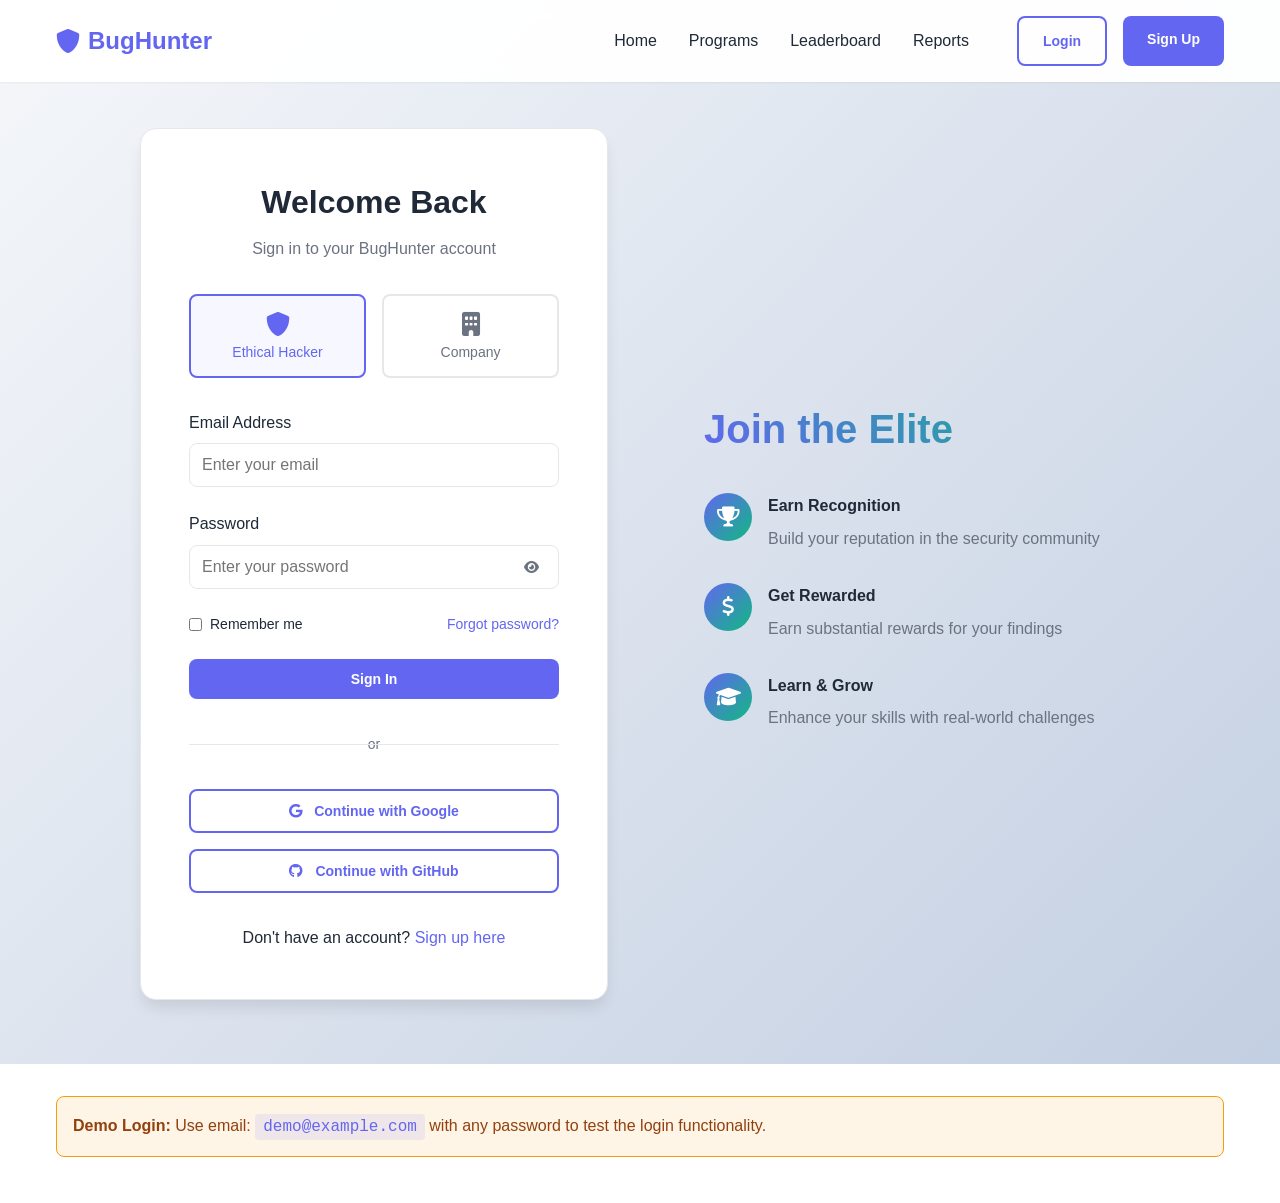
<file: login.html>
<!DOCTYPE html>
<html lang="en">
<head>
    <meta charset="UTF-8">
    <meta name="viewport" content="width=device-width, initial-scale=1.0">
    <title>Login - BugHunter</title>
    <link rel="stylesheet" href="css/style.css">
    <link href="https://cdnjs.cloudflare.com/ajax/libs/font-awesome/6.0.0/css/all.min.css" rel="stylesheet">
</head>
<body>
    <!-- Navigation -->
    <nav class="navbar">
        <div class="nav-container">
            <div class="nav-logo">
                <a href="index.html">
                    <i class="fas fa-shield-alt"></i>
                    BugHunter
                </a>
            </div>
            <div class="nav-menu" id="nav-menu">
                <a href="index.html" class="nav-link">Home</a>
                <a href="programs.html" class="nav-link">Programs</a>
                <a href="leaderboard.html" class="nav-link">Leaderboard</a>
                <a href="reports.html" class="nav-link">Reports</a>
                <div class="nav-auth">
                    <a href="login.html" class="btn btn-outline">Login</a>
                    <a href="register.html" class="btn btn-primary">Sign Up</a>
                </div>
            </div>
            <div class="nav-toggle" id="nav-toggle">
                <span class="bar"></span>
                <span class="bar"></span>
                <span class="bar"></span>
            </div>
        </div>
    </nav>

    <!-- Login Section -->
    <section class="auth-section">
        <div class="container">
            <div class="auth-container">
                <div class="auth-card">
                    <div class="auth-header">
                        <h1>Welcome Back</h1>
                        <p>Sign in to your BugHunter account</p>
                    </div>
                    
                    <!-- User Type Selection -->
                    <div class="user-type-selection">
                        <div class="user-type-tabs">
                            <button type="button" class="user-type-tab active" data-type="hacker">
                                <i class="fas fa-shield-alt"></i>
                                <span>Ethical Hacker</span>
                            </button>
                            <button type="button" class="user-type-tab" data-type="company">
                                <i class="fas fa-building"></i>
                                <span>Company</span>
                            </button>
                        </div>
                    </div>
                    
                    <form id="login-form" class="auth-form">
                        <input type="hidden" id="userType" name="userType" value="hacker">
                        
                        <div class="form-group">
                            <label for="email" class="form-label">Email Address</label>
                            <input type="email" id="email" name="email" class="form-input" required placeholder="Enter your email">
                        </div>
                        
                        <div class="form-group">
                            <label for="password" class="form-label">Password</label>
                            <div class="password-input-container">
                                <input type="password" id="password" name="password" class="form-input" required placeholder="Enter your password">
                                <button type="button" class="password-toggle" onclick="togglePassword('password')">
                                    <i class="fas fa-eye"></i>
                                </button>
                            </div>
                        </div>
                        
                        <div class="form-group">
                            <div class="form-options">
                                <label class="checkbox-label">
                                    <input type="checkbox" id="remember" name="remember">
                                    <span class="checkmark"></span>
                                    Remember me
                                </label>
                                <a href="#" class="forgot-password">Forgot password?</a>
                            </div>
                        </div>
                        
                        <button type="submit" class="btn btn-primary w-full">Sign In</button>
                    </form>
                    
                    <div class="auth-divider">
                        <span>or</span>
                    </div>
                    
                    <div class="social-login">
                        <button class="btn btn-outline w-full social-btn">
                            <i class="fab fa-google"></i>
                            Continue with Google
                        </button>
                        <button class="btn btn-outline w-full social-btn">
                            <i class="fab fa-github"></i>
                            Continue with GitHub
                        </button>
                    </div>
                    
                    <div class="auth-footer">
                        <p>Don't have an account? <a href="register.html">Sign up here</a></p>
                    </div>
                </div>
                
                <div class="auth-info">
                    <h2>Join the Elite</h2>
                    <div class="info-features">
                        <div class="info-feature">
                            <i class="fas fa-trophy"></i>
                            <div>
                                <h4>Earn Recognition</h4>
                                <p>Build your reputation in the security community</p>
                            </div>
                        </div>
                        <div class="info-feature">
                            <i class="fas fa-dollar-sign"></i>
                            <div>
                                <h4>Get Rewarded</h4>
                                <p>Earn substantial rewards for your findings</p>
                            </div>
                        </div>
                        <div class="info-feature">
                            <i class="fas fa-graduation-cap"></i>
                            <div>
                                <h4>Learn & Grow</h4>
                                <p>Enhance your skills with real-world challenges</p>
                            </div>
                        </div>
                    </div>
                </div>
            </div>
        </div>
    </section>

    <!-- Demo Credentials Info -->
    <div class="demo-info">
        <div class="container">
            <div class="alert alert-warning">
                <strong>Demo Login:</strong> Use email: <code>demo@example.com</code> with any password to test the login functionality.
            </div>
        </div>
    </div>

    <script src="js/script.js"></script>
    <script>
        // User type switching
        document.querySelectorAll('.user-type-tab').forEach(tab => {
            tab.addEventListener('click', function() {
                // Remove active class from all tabs
                document.querySelectorAll('.user-type-tab').forEach(t => t.classList.remove('active'));
                // Add active class to clicked tab
                this.classList.add('active');
                // Update hidden input value
                document.getElementById('userType').value = this.dataset.type;
                // Update UI based on user type
                updateLoginFormForUserType(this.dataset.type);
            });
        });
        
        function updateLoginFormForUserType(userType) {
            const emailLabel = document.querySelector('label[for="email"]');
            if (userType === 'company') {
                emailLabel.textContent = 'Company Email Address';
                document.getElementById('email').placeholder = 'company@example.com';
            } else {
                emailLabel.textContent = 'Email Address';
                document.getElementById('email').placeholder = 'Enter your email';
            }
        }
        
        document.getElementById('login-form').addEventListener('submit', async function(e) {
            e.preventDefault();
            
            if (!validateForm(this)) {
                return;
            }
            
            const submitBtn = e.target.querySelector('button[type="submit"]');
            const hideLoading = showLoading(submitBtn);
            
            try {
                const formData = new FormData(this);
                const response = await API.request('/login', {
                    method: 'POST',
                    body: JSON.stringify({
                        email: formData.get('email'),
                        password: formData.get('password'),
                        remember: formData.get('remember') === 'on',
                        userType: formData.get('userType')
                    })
                });
                
                if (response.success) {
                    Auth.login(response.user);
                    showNotification('Login successful! Redirecting...', 'success');
                    setTimeout(() => {
                        window.location.href = 'dashboard.html';
                    }, 1500);
                } else {
                    showNotification('Login failed. Please check your credentials.', 'error');
                }
            } catch (error) {
                showNotification(error.message || 'Login failed. Please try again.', 'error');
            } finally {
                hideLoading();
            }
        });
        
        function togglePassword(inputId) {
            const input = document.getElementById(inputId);
            const toggle = input.nextElementSibling.querySelector('i');
            
            if (input.type === 'password') {
                input.type = 'text';
                toggle.className = 'fas fa-eye-slash';
            } else {
                input.type = 'password';
                toggle.className = 'fas fa-eye';
            }
        }
    </script>
    
    <style>
        .auth-section {
            padding: 8rem 0 4rem;
            background: linear-gradient(135deg, #f5f7fa 0%, #c3cfe2 100%);
            min-height: 100vh;
        }
        
        .auth-container {
            display: grid;
            grid-template-columns: 1fr 1fr;
            gap: 4rem;
            max-width: 1000px;
            margin: 0 auto;
            align-items: center;
        }
        
        .auth-card {
            background: var(--bg-primary);
            padding: 3rem;
            border-radius: 16px;
            box-shadow: var(--shadow-lg);
            border: 1px solid var(--border-color);
        }
        
        .auth-header {
            text-align: center;
            margin-bottom: 2rem;
        }
        
        .auth-header h1 {
            font-size: 2rem;
            font-weight: 700;
            margin-bottom: 0.5rem;
            color: var(--text-primary);
        }
        
        .auth-header p {
            color: var(--text-secondary);
        }
        
        .user-type-selection {
            margin-bottom: 2rem;
        }
        
        .user-type-tabs {
            display: flex;
            gap: 1rem;
            margin-bottom: 1.5rem;
        }
        
        .user-type-tab {
            flex: 1;
            display: flex;
            flex-direction: column;
            align-items: center;
            gap: 0.5rem;
            padding: 1rem;
            border: 2px solid var(--border-color);
            background: var(--bg-primary);
            border-radius: var(--border-radius);
            cursor: pointer;
            transition: var(--transition);
            color: var(--text-secondary);
        }
        
        .user-type-tab:hover {
            border-color: var(--primary-color);
            color: var(--primary-color);
        }
        
        .user-type-tab.active {
            border-color: var(--primary-color);
            background: rgba(99, 102, 241, 0.05);
            color: var(--primary-color);
        }
        
        .user-type-tab i {
            font-size: 1.5rem;
        }
        
        .user-type-tab span {
            font-weight: 500;
            font-size: 0.875rem;
        }
        
        .auth-form {
            margin-bottom: 2rem;
        }
        
        .password-input-container {
            position: relative;
        }
        
        .password-toggle {
            position: absolute;
            right: 1rem;
            top: 50%;
            transform: translateY(-50%);
            background: none;
            border: none;
            color: var(--text-secondary);
            cursor: pointer;
            padding: 0.25rem;
        }
        
        .password-toggle:hover {
            color: var(--text-primary);
        }
        
        .form-options {
            display: flex;
            justify-content: space-between;
            align-items: center;
        }
        
        .checkbox-label {
            display: flex;
            align-items: center;
            cursor: pointer;
            font-size: 0.875rem;
        }
        
        .checkbox-label input {
            margin-right: 0.5rem;
        }
        
        .forgot-password {
            color: var(--primary-color);
            text-decoration: none;
            font-size: 0.875rem;
        }
        
        .forgot-password:hover {
            text-decoration: underline;
        }
        
        .auth-divider {
            text-align: center;
            position: relative;
            margin: 2rem 0;
        }
        
        .auth-divider::before {
            content: '';
            position: absolute;
            top: 50%;
            left: 0;
            right: 0;
            height: 1px;
            background: var(--border-color);
        }
        
        .auth-divider span {
            background: var(--bg-primary);
            padding: 0 1rem;
            color: var(--text-secondary);
            font-size: 0.875rem;
        }
        
        .social-login {
            display: flex;
            flex-direction: column;
            gap: 1rem;
            margin-bottom: 2rem;
        }
        
        .social-btn {
            display: flex;
            align-items: center;
            justify-content: center;
            gap: 0.75rem;
        }
        
        .auth-footer {
            text-align: center;
        }
        
        .auth-footer a {
            color: var(--primary-color);
            text-decoration: none;
        }
        
        .auth-footer a:hover {
            text-decoration: underline;
        }
        
        .auth-info {
            padding: 2rem;
        }
        
        .auth-info h2 {
            font-size: 2.5rem;
            font-weight: 700;
            margin-bottom: 2rem;
            background: linear-gradient(45deg, var(--primary-color), var(--secondary-color));
            -webkit-background-clip: text;
            -webkit-text-fill-color: transparent;
            background-clip: text;
        }
        
        .info-features {
            display: flex;
            flex-direction: column;
            gap: 2rem;
        }
        
        .info-feature {
            display: flex;
            align-items: flex-start;
            gap: 1rem;
        }
        
        .info-feature i {
            width: 3rem;
            height: 3rem;
            background: linear-gradient(135deg, var(--primary-color), var(--secondary-color));
            border-radius: 50%;
            display: flex;
            align-items: center;
            justify-content: center;
            color: white;
            font-size: 1.25rem;
            flex-shrink: 0;
        }
        
        .info-feature h4 {
            margin-bottom: 0.5rem;
            color: var(--text-primary);
        }
        
        .info-feature p {
            color: var(--text-secondary);
            line-height: 1.5;
        }
        
        .demo-info {
            padding: 2rem 0;
        }
        
        .demo-info code {
            background: rgba(99, 102, 241, 0.1);
            padding: 0.25rem 0.5rem;
            border-radius: 4px;
            font-family: 'Monaco', 'Consolas', monospace;
            color: var(--primary-color);
        }
        
        @media (max-width: 768px) {
            .auth-container {
                grid-template-columns: 1fr;
                gap: 2rem;
            }
            
            .auth-card {
                padding: 2rem;
            }
            
            .auth-info {
                order: -1;
                text-align: center;
            }
            
            .info-features {
                flex-direction: row;
                flex-wrap: wrap;
                justify-content: center;
            }
            
            .info-feature {
                flex-direction: column;
                text-align: center;
                flex: 1;
                min-width: 200px;
            }
        }
    </style>
</body>
</html>
</file>
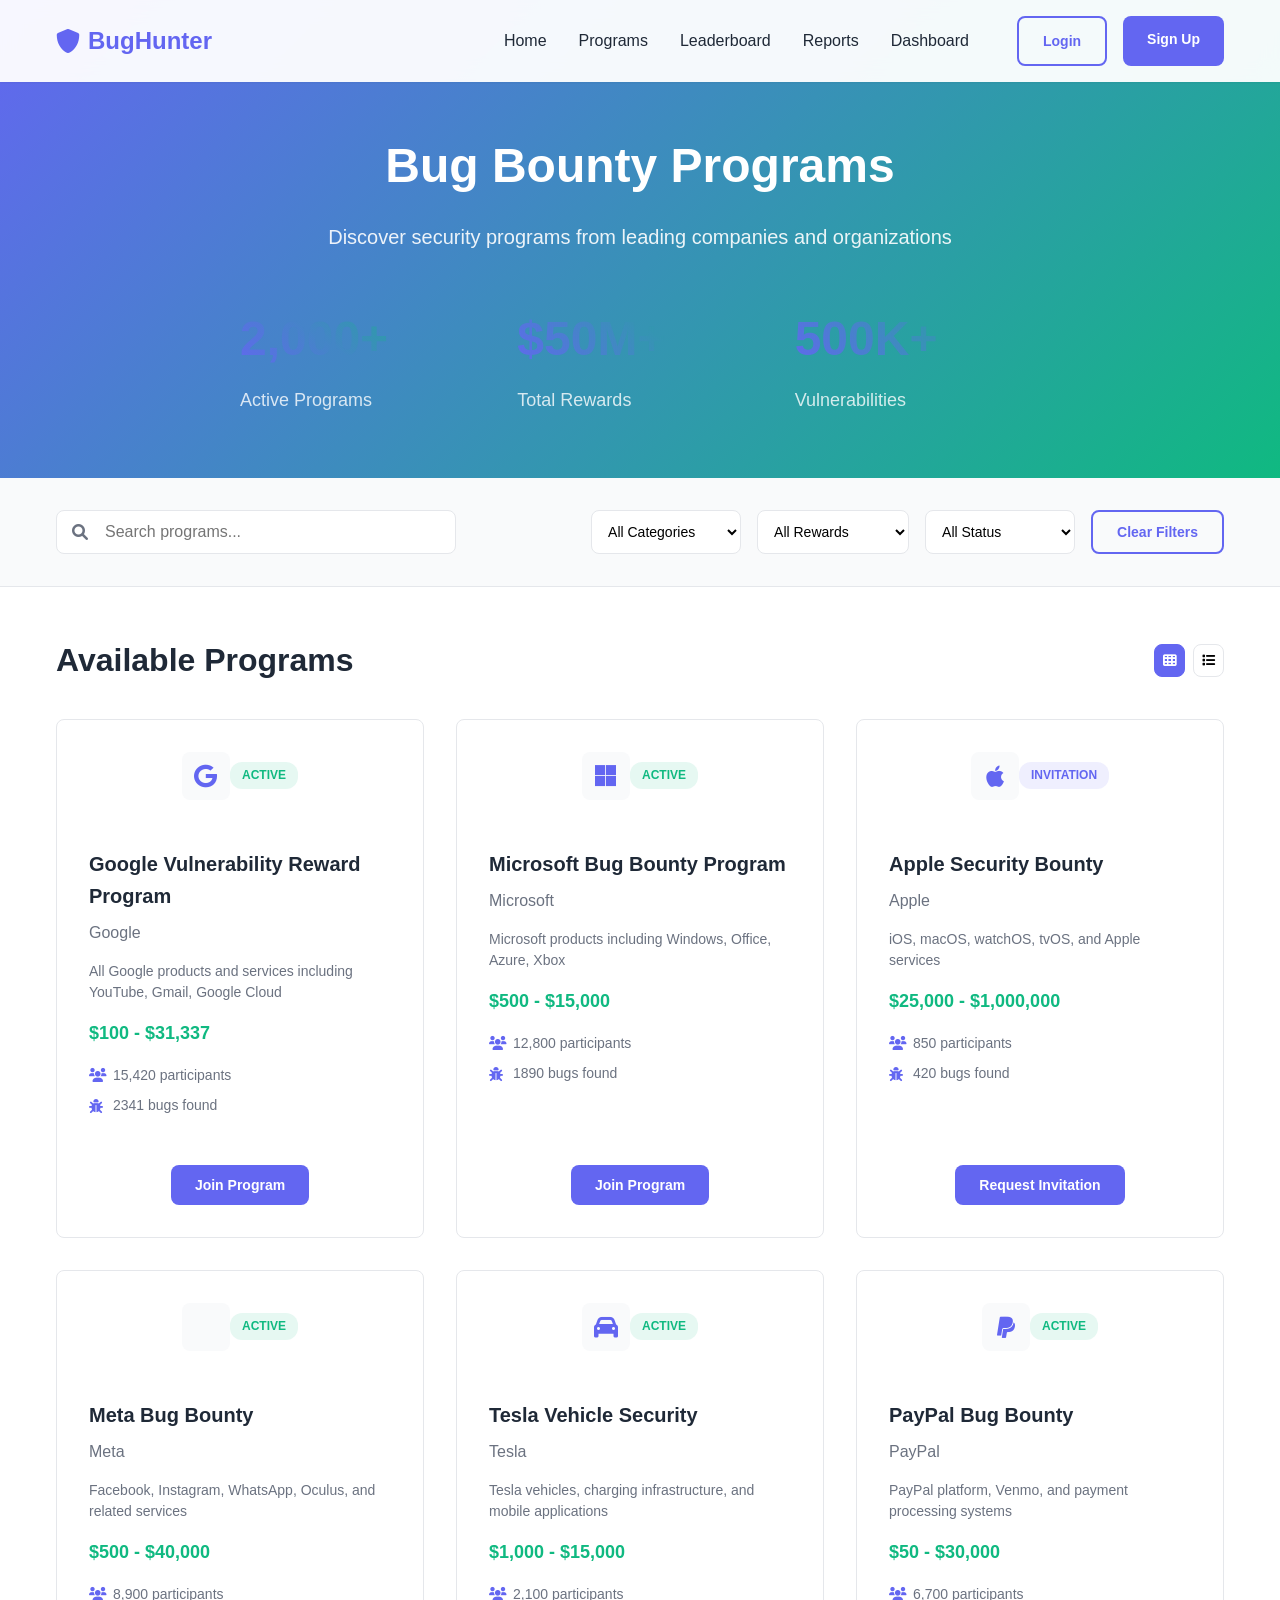
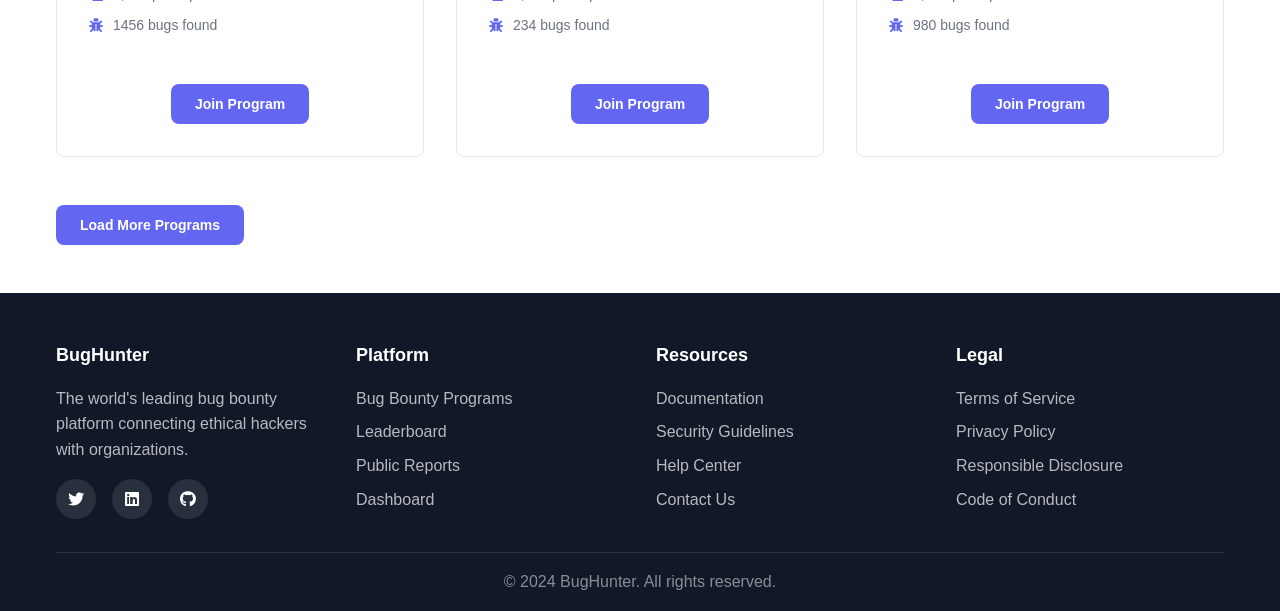
<file: programs.html>
<!DOCTYPE html>
<html lang="en">
<head>
    <meta charset="UTF-8">
    <meta name="viewport" content="width=device-width, initial-scale=1.0">
    <title>Bug Bounty Programs - BugHunter</title>
    <link rel="stylesheet" href="css/style.css">
    <link href="https://cdnjs.cloudflare.com/ajax/libs/font-awesome/6.0.0/css/all.min.css" rel="stylesheet">
</head>
<body>
    <!-- Navigation -->
    <nav class="navbar">
        <div class="nav-container">
            <div class="nav-logo">
                <a href="index.html">
                    <i class="fas fa-shield-alt"></i>
                    BugHunter
                </a>
            </div>
            <div class="nav-menu" id="nav-menu">
                <a href="index.html" class="nav-link">Home</a>
                <a href="programs.html" class="nav-link">Programs</a>
                <a href="leaderboard.html" class="nav-link">Leaderboard</a>
                <a href="reports.html" class="nav-link">Reports</a>
                <a href="dashboard.html" class="nav-link">Dashboard</a>
                <div class="nav-auth">
                    <a href="login.html" class="btn btn-outline">Login</a>
                    <a href="register.html" class="btn btn-primary">Sign Up</a>
                </div>
            </div>
            <div class="nav-toggle" id="nav-toggle">
                <span class="bar"></span>
                <span class="bar"></span>
                <span class="bar"></span>
            </div>
        </div>
    </nav>

    <!-- Page Header -->
    <section class="page-header">
        <div class="container">
            <div class="header-content">
                <h1>Bug Bounty Programs</h1>
                <p>Discover security programs from leading companies and organizations</p>
            </div>
            <div class="header-stats">
                <div class="stat">
                    <div class="stat-number">2,000+</div>
                    <div class="stat-label">Active Programs</div>
                </div>
                <div class="stat">
                    <div class="stat-number">$50M+</div>
                    <div class="stat-label">Total Rewards</div>
                </div>
                <div class="stat">
                    <div class="stat-number">500K+</div>
                    <div class="stat-label">Vulnerabilities</div>
                </div>
            </div>
        </div>
    </section>

    <!-- Filters and Search -->
    <section class="filters-section">
        <div class="container">
            <div class="filters-container">
                <div class="search-container">
                    <div class="search-input-wrapper">
                        <i class="fas fa-search"></i>
                        <input type="text" id="search-input" placeholder="Search programs..." class="search-input">
                    </div>
                    <div id="search-results" class="search-results"></div>
                </div>
                
                <div class="filters">
                    <select id="category-filter" class="filter-select">
                        <option value="">All Categories</option>
                        <option value="technology">Technology</option>
                        <option value="finance">Finance</option>
                        <option value="ecommerce">E-commerce</option>
                        <option value="social">Social Media</option>
                        <option value="gaming">Gaming</option>
                    </select>
                    
                    <select id="reward-filter" class="filter-select">
                        <option value="">All Rewards</option>
                        <option value="0-1000">$0 - $1,000</option>
                        <option value="1000-5000">$1,000 - $5,000</option>
                        <option value="5000-15000">$5,000 - $15,000</option>
                        <option value="15000+">$15,000+</option>
                    </select>
                    
                    <select id="status-filter" class="filter-select">
                        <option value="">All Status</option>
                        <option value="active">Active</option>
                        <option value="paused">Paused</option>
                        <option value="invitation">Invitation Only</option>
                    </select>
                    
                    <button id="clear-filters" class="btn btn-outline">Clear Filters</button>
                </div>
            </div>
        </div>
    </section>

    <!-- Programs Grid -->
    <section class="programs-section">
        <div class="container">
            <div class="section-header">
                <h2>Available Programs</h2>
                <div class="view-toggle">
                    <button class="view-btn active" data-view="grid">
                        <i class="fas fa-th"></i>
                    </button>
                    <button class="view-btn" data-view="list">
                        <i class="fas fa-list"></i>
                    </button>
                </div>
            </div>
            
            <div id="programs-container" class="programs-grid">
                <!-- Programs will be loaded here -->
            </div>
            
            <div class="load-more-container">
                <button id="load-more" class="btn btn-primary">Load More Programs</button>
            </div>
        </div>
    </section>

    <!-- Footer -->
    <footer class="footer">
        <div class="container">
            <div class="footer-content">
                <div class="footer-section">
                    <h4>BugHunter</h4>
                    <p>The world's leading bug bounty platform connecting ethical hackers with organizations.</p>
                    <div class="social-links">
                        <a href="#"><i class="fab fa-twitter"></i></a>
                        <a href="#"><i class="fab fa-linkedin"></i></a>
                        <a href="#"><i class="fab fa-github"></i></a>
                    </div>
                </div>
                <div class="footer-section">
                    <h4>Platform</h4>
                    <ul>
                        <li><a href="programs.html">Bug Bounty Programs</a></li>
                        <li><a href="leaderboard.html">Leaderboard</a></li>
                        <li><a href="reports.html">Public Reports</a></li>
                        <li><a href="dashboard.html">Dashboard</a></li>
                    </ul>
                </div>
                <div class="footer-section">
                    <h4>Resources</h4>
                    <ul>
                        <li><a href="#">Documentation</a></li>
                        <li><a href="#">Security Guidelines</a></li>
                        <li><a href="#">Help Center</a></li>
                        <li><a href="#">Contact Us</a></li>
                    </ul>
                </div>
                <div class="footer-section">
                    <h4>Legal</h4>
                    <ul>
                        <li><a href="#">Terms of Service</a></li>
                        <li><a href="#">Privacy Policy</a></li>
                        <li><a href="#">Responsible Disclosure</a></li>
                        <li><a href="#">Code of Conduct</a></li>
                    </ul>
                </div>
            </div>
            <div class="footer-bottom">
                <p>&copy; 2024 BugHunter. All rights reserved.</p>
            </div>
        </div>
    </footer>

    <script src="js/script.js"></script>
    <script>
        // Mock programs data
        const mockPrograms = [
            {
                id: 1,
                name: "Google Vulnerability Reward Program",
                company: "Google",
                logo: "fab fa-google",
                category: "technology",
                scope: "All Google products and services including YouTube, Gmail, Google Cloud",
                minReward: 100,
                maxReward: 31337,
                status: "active",
                participants: 15420,
                vulnerabilities: 2341,
                description: "Google's vulnerability reward program rewards security researchers for responsibly reporting security vulnerabilities in Google products and services.",
                launchDate: "2010-11-01"
            },
            {
                id: 2,
                name: "Microsoft Bug Bounty Program",
                company: "Microsoft",
                logo: "fab fa-microsoft",
                category: "technology",
                scope: "Microsoft products including Windows, Office, Azure, Xbox",
                minReward: 500,
                maxReward: 15000,
                status: "active",
                participants: 12800,
                vulnerabilities: 1890,
                description: "Microsoft's bug bounty program focuses on finding vulnerabilities in Microsoft products and cloud services.",
                launchDate: "2013-07-01"
            },
            {
                id: 3,
                name: "Apple Security Bounty",
                company: "Apple",
                logo: "fab fa-apple",
                category: "technology",
                scope: "iOS, macOS, watchOS, tvOS, and Apple services",
                minReward: 25000,
                maxReward: 1000000,
                status: "invitation",
                participants: 850,
                vulnerabilities: 420,
                description: "Apple's Security Bounty program rewards researchers for finding critical vulnerabilities in Apple's ecosystem.",
                launchDate: "2016-08-01"
            },
            {
                id: 4,
                name: "Meta Bug Bounty",
                company: "Meta",
                logo: "fab fa-meta",
                category: "social",
                scope: "Facebook, Instagram, WhatsApp, Oculus, and related services",
                minReward: 500,
                maxReward: 40000,
                status: "active",
                participants: 8900,
                vulnerabilities: 1456,
                description: "Meta's bug bounty program covers the entire family of Meta apps and services.",
                launchDate: "2011-07-01"
            },
            {
                id: 5,
                name: "Tesla Vehicle Security",
                company: "Tesla",
                logo: "fas fa-car",
                category: "technology",
                scope: "Tesla vehicles, charging infrastructure, and mobile applications",
                minReward: 1000,
                maxReward: 15000,
                status: "active",
                participants: 2100,
                vulnerabilities: 234,
                description: "Tesla's security program focuses on vehicle cybersecurity and related infrastructure.",
                launchDate: "2014-08-01"
            },
            {
                id: 6,
                name: "PayPal Bug Bounty",
                company: "PayPal",
                logo: "fab fa-paypal",
                category: "finance",
                scope: "PayPal platform, Venmo, and payment processing systems",
                minReward: 50,
                maxReward: 30000,
                status: "active",
                participants: 6700,
                vulnerabilities: 980,
                description: "PayPal's security program protects millions of users' financial data and transactions.",
                launchDate: "2012-05-01"
            },
            {
                id: 7,
                name: "Shopify Security",
                company: "Shopify",
                logo: "fab fa-shopify",
                category: "ecommerce",
                scope: "Shopify platform, admin panel, and merchant tools",
                minReward: 500,
                maxReward: 25000,
                status: "active",
                participants: 4200,
                vulnerabilities: 567,
                description: "Shopify's bug bounty program helps secure e-commerce for millions of merchants worldwide.",
                launchDate: "2013-12-01"
            },
            {
                id: 8,
                name: "Uber Security Rewards",
                company: "Uber",
                logo: "fab fa-uber",
                category: "technology",
                scope: "Uber rider and driver apps, backend systems",
                minReward: 500,
                maxReward: 10000,
                status: "paused",
                participants: 3800,
                vulnerabilities: 445,
                description: "Uber's security program covers ride-sharing and food delivery platforms.",
                launchDate: "2014-03-01"
            }
        ];

        let filteredPrograms = [...mockPrograms];
        let currentView = 'grid';
        let currentPage = 1;
        const programsPerPage = 6;

        function initializePrograms() {
            renderPrograms();
            setupFilters();
            setupViewToggle();
        }

        function renderPrograms() {
            const container = document.getElementById('programs-container');
            const startIndex = 0;
            const endIndex = currentPage * programsPerPage;
            const programsToShow = filteredPrograms.slice(startIndex, endIndex);

            if (currentView === 'grid') {
                container.className = 'programs-grid';
                container.innerHTML = programsToShow.map(program => createProgramCard(program)).join('');
            } else {
                container.className = 'programs-list';
                container.innerHTML = programsToShow.map(program => createProgramListItem(program)).join('');
            }

            // Show/hide load more button
            const loadMoreBtn = document.getElementById('load-more');
            if (endIndex >= filteredPrograms.length) {
                loadMoreBtn.style.display = 'none';
            } else {
                loadMoreBtn.style.display = 'block';
            }
        }

        function createProgramCard(program) {
            const statusClass = program.status === 'active' ? 'status-active' : 
                               program.status === 'paused' ? 'status-paused' : 'status-invitation';
            
            return `
                <div class="program-card" onclick="openProgramDetails(${program.id})">
                    <div class="program-header">
                        <div class="program-logo">
                            <i class="${program.logo}"></i>
                        </div>
                        <div class="program-status ${statusClass}">
                            ${program.status.charAt(0).toUpperCase() + program.status.slice(1)}
                        </div>
                    </div>
                    <div class="program-content">
                        <h3 class="program-title">${program.name}</h3>
                        <p class="program-company">${program.company}</p>
                        <p class="program-scope">${program.scope}</p>
                        <div class="program-rewards">
                            <span class="reward-range">$${program.minReward.toLocaleString()} - $${program.maxReward.toLocaleString()}</span>
                        </div>
                        <div class="program-stats">
                            <div class="stat">
                                <i class="fas fa-users"></i>
                                <span>${program.participants.toLocaleString()} participants</span>
                            </div>
                            <div class="stat">
                                <i class="fas fa-bug"></i>
                                <span>${program.vulnerabilities} bugs found</span>
                            </div>
                        </div>
                    </div>
                    <div class="program-actions">
                        <button class="btn btn-primary" onclick="event.stopPropagation(); joinProgram(${program.id})">
                            ${program.status === 'invitation' ? 'Request Invitation' : 'Join Program'}
                        </button>
                    </div>
                </div>
            `;
        }

        function createProgramListItem(program) {
            const statusClass = program.status === 'active' ? 'status-active' : 
                               program.status === 'paused' ? 'status-paused' : 'status-invitation';
            
            return `
                <div class="program-list-item" onclick="openProgramDetails(${program.id})">
                    <div class="program-info">
                        <div class="program-meta">
                            <div class="program-logo">
                                <i class="${program.logo}"></i>
                            </div>
                            <div class="program-details">
                                <h3 class="program-title">${program.name}</h3>
                                <p class="program-company">${program.company}</p>
                                <p class="program-scope">${program.scope}</p>
                            </div>
                        </div>
                        <div class="program-metrics">
                            <div class="metric">
                                <label>Reward Range</label>
                                <span>$${program.minReward.toLocaleString()} - $${program.maxReward.toLocaleString()}</span>
                            </div>
                            <div class="metric">
                                <label>Participants</label>
                                <span>${program.participants.toLocaleString()}</span>
                            </div>
                            <div class="metric">
                                <label>Bugs Found</label>
                                <span>${program.vulnerabilities}</span>
                            </div>
                            <div class="metric">
                                <label>Status</label>
                                <span class="program-status ${statusClass}">
                                    ${program.status.charAt(0).toUpperCase() + program.status.slice(1)}
                                </span>
                            </div>
                        </div>
                    </div>
                    <div class="program-actions">
                        <button class="btn btn-primary" onclick="event.stopPropagation(); joinProgram(${program.id})">
                            ${program.status === 'invitation' ? 'Request Invitation' : 'Join Program'}
                        </button>
                    </div>
                </div>
            `;
        }

        function setupFilters() {
            const categoryFilter = document.getElementById('category-filter');
            const rewardFilter = document.getElementById('reward-filter');
            const statusFilter = document.getElementById('status-filter');
            const clearFilters = document.getElementById('clear-filters');

            [categoryFilter, rewardFilter, statusFilter].forEach(filter => {
                filter.addEventListener('change', applyFilters);
            });

            clearFilters.addEventListener('click', () => {
                categoryFilter.value = '';
                rewardFilter.value = '';
                statusFilter.value = '';
                applyFilters();
            });
        }

        function applyFilters() {
            const category = document.getElementById('category-filter').value;
            const reward = document.getElementById('reward-filter').value;
            const status = document.getElementById('status-filter').value;

            filteredPrograms = mockPrograms.filter(program => {
                if (category && program.category !== category) return false;
                if (status && program.status !== status) return false;
                
                if (reward) {
                    const [min, max] = reward.split('-').map(r => r.replace('+', ''));
                    const minReward = parseInt(min);
                    const maxReward = max ? parseInt(max) : Infinity;
                    
                    if (program.maxReward < minReward || program.minReward > maxReward) return false;
                }
                
                return true;
            });

            currentPage = 1;
            renderPrograms();
        }

        function setupViewToggle() {
            const viewButtons = document.querySelectorAll('.view-btn');
            
            viewButtons.forEach(btn => {
                btn.addEventListener('click', () => {
                    viewButtons.forEach(b => b.classList.remove('active'));
                    btn.classList.add('active');
                    currentView = btn.dataset.view;
                    renderPrograms();
                });
            });
        }

        function openProgramDetails(programId) {
            const program = mockPrograms.find(p => p.id === programId);
            showNotification(`Opening details for ${program.name}`, 'info');
            // In a real app, this would navigate to a detailed program page
        }

        function joinProgram(programId) {
            const program = mockPrograms.find(p => p.id === programId);
            
            if (!Auth.isLoggedIn()) {
                showNotification('Please log in to join programs', 'warning');
                setTimeout(() => {
                    window.location.href = 'login.html';
                }, 1500);
                return;
            }

            if (program.status === 'invitation') {
                showNotification('Invitation request sent!', 'success');
            } else if (program.status === 'paused') {
                showNotification('This program is currently paused', 'warning');
            } else {
                showNotification(`Successfully joined ${program.name}!`, 'success');
            }
        }

        // Load more functionality
        document.getElementById('load-more').addEventListener('click', () => {
            currentPage++;
            renderPrograms();
        });

        // Initialize page
        document.addEventListener('DOMContentLoaded', initializePrograms);
    </script>
    
    <style>
        .page-header {
            padding: 8rem 0 4rem;
            background: linear-gradient(135deg, var(--primary-color) 0%, var(--secondary-color) 100%);
            color: white;
        }

        .header-content {
            text-align: center;
            margin-bottom: 3rem;
        }

        .header-content h1 {
            font-size: 3rem;
            font-weight: 800;
            margin-bottom: 1rem;
        }

        .header-content p {
            font-size: 1.25rem;
            opacity: 0.9;
        }

        .header-stats {
            display: grid;
            grid-template-columns: repeat(auto-fit, minmax(200px, 1fr));
            gap: 2rem;
            max-width: 800px;
            margin: 0 auto;
        }

        .filters-section {
            padding: 2rem 0;
            background: var(--bg-secondary);
            border-bottom: 1px solid var(--border-color);
        }

        .filters-container {
            display: flex;
            justify-content: space-between;
            align-items: center;
            gap: 2rem;
        }

        .search-container {
            flex: 1;
            max-width: 400px;
            position: relative;
        }

        .search-input-wrapper {
            position: relative;
        }

        .search-input-wrapper i {
            position: absolute;
            left: 1rem;
            top: 50%;
            transform: translateY(-50%);
            color: var(--text-secondary);
        }

        .search-input {
            width: 100%;
            padding: 0.75rem 1rem 0.75rem 3rem;
            border: 1px solid var(--border-color);
            border-radius: var(--border-radius);
            background: var(--bg-primary);
            font-size: 1rem;
        }

        .search-results {
            position: absolute;
            top: 100%;
            left: 0;
            right: 0;
            background: var(--bg-primary);
            border: 1px solid var(--border-color);
            border-radius: var(--border-radius);
            box-shadow: var(--shadow-lg);
            z-index: 100;
            display: none;
            max-height: 300px;
            overflow-y: auto;
        }

        .filters {
            display: flex;
            gap: 1rem;
            align-items: center;
        }

        .filter-select {
            padding: 0.75rem;
            border: 1px solid var(--border-color);
            border-radius: var(--border-radius);
            background: var(--bg-primary);
            font-size: 0.875rem;
            min-width: 150px;
        }

        .programs-section {
            padding: 3rem 0;
        }

        .section-header {
            display: flex;
            justify-content: space-between;
            align-items: center;
            margin-bottom: 2rem;
        }

        .section-header h2 {
            font-size: 2rem;
            font-weight: 700;
            margin: 0;
        }

        .view-toggle {
            display: flex;
            gap: 0.5rem;
        }

        .view-btn {
            padding: 0.5rem;
            border: 1px solid var(--border-color);
            background: var(--bg-primary);
            border-radius: var(--border-radius);
            cursor: pointer;
            transition: var(--transition);
        }

        .view-btn.active {
            background: var(--primary-color);
            color: white;
            border-color: var(--primary-color);
        }

        .programs-grid {
            display: grid;
            grid-template-columns: repeat(auto-fit, minmax(350px, 1fr));
            gap: 2rem;
        }

        .programs-list {
            display: flex;
            flex-direction: column;
            gap: 1rem;
        }

        .program-card {
            background: var(--bg-primary);
            border: 1px solid var(--border-color);
            border-radius: var(--border-radius);
            padding: 2rem;
            transition: var(--transition);
            cursor: pointer;
            display: flex;
            flex-direction: column;
            height: 100%;
        }

        .program-card:hover {
            transform: translateY(-2px);
            box-shadow: var(--shadow-lg);
            border-color: var(--primary-color);
        }

        .program-header {
            display: flex;
            justify-content: space-between;
            align-items: center;
            margin-bottom: 1.5rem;
        }

        .program-logo {
            width: 3rem;
            height: 3rem;
            background: var(--bg-secondary);
            border-radius: var(--border-radius);
            display: flex;
            align-items: center;
            justify-content: center;
        }

        .program-logo i {
            font-size: 1.5rem;
            color: var(--primary-color);
        }

        .program-status {
            padding: 0.25rem 0.75rem;
            border-radius: 12px;
            font-size: 0.75rem;
            font-weight: 600;
            text-transform: uppercase;
        }

        .status-active {
            background: rgba(16, 185, 129, 0.1);
            color: var(--secondary-color);
        }

        .status-paused {
            background: rgba(245, 158, 11, 0.1);
            color: var(--accent-color);
        }

        .status-invitation {
            background: rgba(99, 102, 241, 0.1);
            color: var(--primary-color);
        }

        .program-content {
            flex: 1;
            margin-bottom: 1.5rem;
        }

        .program-title {
            font-size: 1.25rem;
            font-weight: 600;
            margin-bottom: 0.5rem;
            color: var(--text-primary);
        }

        .program-company {
            color: var(--text-secondary);
            font-weight: 500;
            margin-bottom: 1rem;
        }

        .program-scope {
            color: var(--text-secondary);
            font-size: 0.875rem;
            line-height: 1.5;
            margin-bottom: 1rem;
        }

        .program-rewards {
            margin-bottom: 1rem;
        }

        .reward-range {
            font-weight: 600;
            color: var(--secondary-color);
            font-size: 1.125rem;
        }

        .program-stats {
            display: flex;
            flex-direction: column;
            gap: 0.5rem;
        }

        .program-stats .stat {
            display: flex;
            align-items: center;
            gap: 0.5rem;
            font-size: 0.875rem;
            color: var(--text-secondary);
        }

        .program-stats .stat i {
            color: var(--primary-color);
            width: 1rem;
        }

        .program-actions {
            display: flex;
            gap: 1rem;
        }

        .program-list-item {
            background: var(--bg-primary);
            border: 1px solid var(--border-color);
            border-radius: var(--border-radius);
            padding: 2rem;
            transition: var(--transition);
            cursor: pointer;
            display: flex;
            justify-content: space-between;
            align-items: center;
        }

        .program-list-item:hover {
            transform: translateY(-1px);
            box-shadow: var(--shadow-md);
            border-color: var(--primary-color);
        }

        .program-info {
            flex: 1;
            display: flex;
            justify-content: space-between;
            align-items: center;
        }

        .program-meta {
            display: flex;
            align-items: center;
            gap: 1.5rem;
        }

        .program-details h3 {
            margin: 0 0 0.25rem 0;
            color: var(--text-primary);
        }

        .program-details p {
            margin: 0.25rem 0;
            color: var(--text-secondary);
            font-size: 0.875rem;
        }

        .program-metrics {
            display: flex;
            gap: 3rem;
            align-items: center;
        }

        .metric {
            text-align: center;
            min-width: 100px;
        }

        .metric label {
            display: block;
            font-size: 0.75rem;
            color: var(--text-secondary);
            margin-bottom: 0.25rem;
            text-transform: uppercase;
            font-weight: 600;
        }

        .metric span {
            font-weight: 600;
            color: var(--text-primary);
        }

        .load-more-container {
            text-align: center;
            margin-top: 3rem;
        }

        @media (max-width: 768px) {
            .header-content h1 {
                font-size: 2rem;
            }

            .filters-container {
                flex-direction: column;
                gap: 1rem;
            }

            .filters {
                flex-wrap: wrap;
                width: 100%;
                justify-content: center;
            }

            .filter-select {
                min-width: 120px;
            }

            .section-header {
                flex-direction: column;
                gap: 1rem;
                text-align: center;
            }

            .programs-grid {
                grid-template-columns: 1fr;
            }

            .program-list-item {
                flex-direction: column;
                gap: 1.5rem;
                text-align: center;
            }

            .program-metrics {
                flex-wrap: wrap;
                gap: 1rem;
                justify-content: center;
            }
        }
    </style>
</body>
</html>
</file>
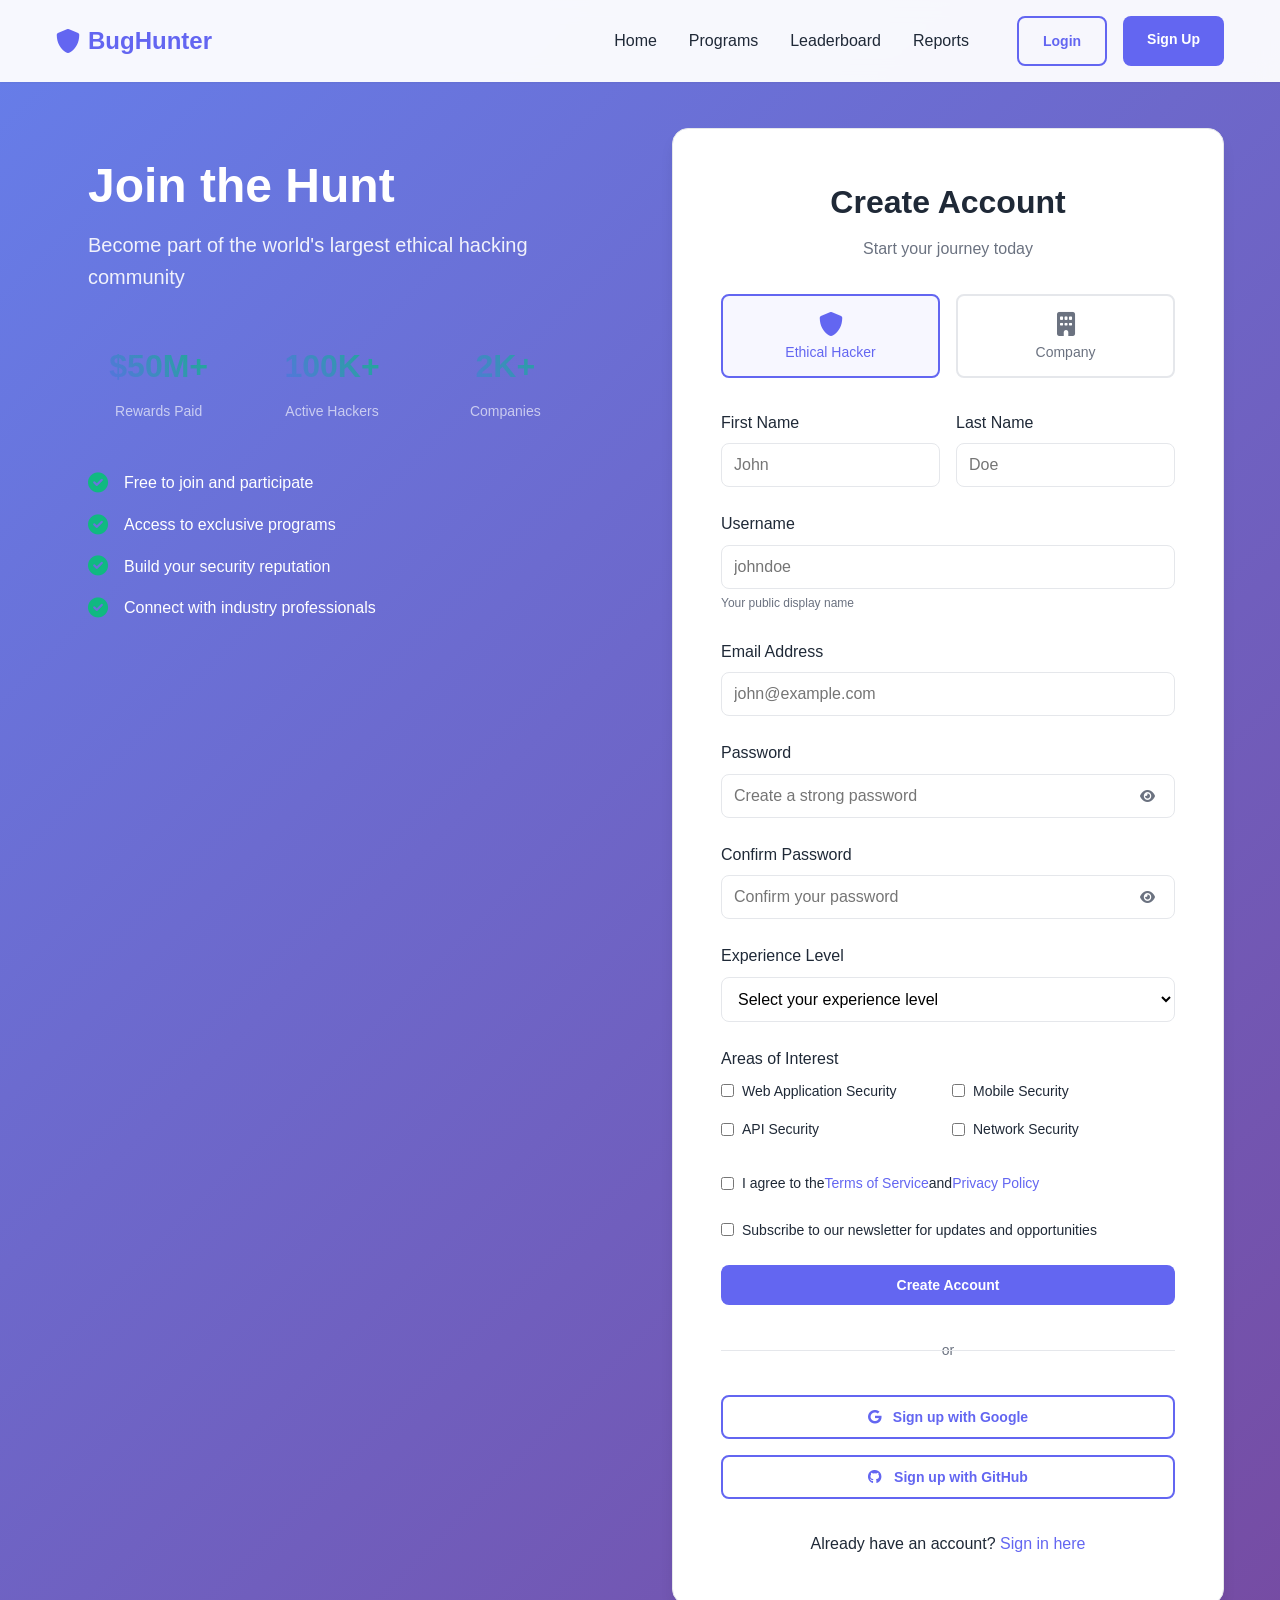
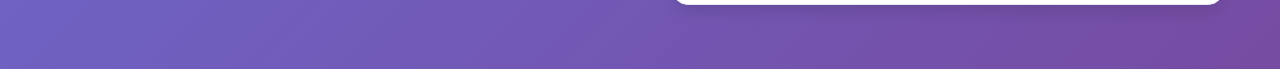
<file: register.html>
<!DOCTYPE html>
<html lang="en">
<head>
    <meta charset="UTF-8">
    <meta name="viewport" content="width=device-width, initial-scale=1.0">
    <title>Sign Up - BugHunter</title>
    <link rel="stylesheet" href="css/style.css">
    <link href="https://cdnjs.cloudflare.com/ajax/libs/font-awesome/6.0.0/css/all.min.css" rel="stylesheet">
</head>
<body>
    <!-- Navigation -->
    <nav class="navbar">
        <div class="nav-container">
            <div class="nav-logo">
                <a href="index.html">
                    <i class="fas fa-shield-alt"></i>
                    BugHunter
                </a>
            </div>
            <div class="nav-menu" id="nav-menu">
                <a href="index.html" class="nav-link">Home</a>
                <a href="programs.html" class="nav-link">Programs</a>
                <a href="leaderboard.html" class="nav-link">Leaderboard</a>
                <a href="reports.html" class="nav-link">Reports</a>
                <div class="nav-auth">
                    <a href="login.html" class="btn btn-outline">Login</a>
                    <a href="register.html" class="btn btn-primary">Sign Up</a>
                </div>
            </div>
            <div class="nav-toggle" id="nav-toggle">
                <span class="bar"></span>
                <span class="bar"></span>
                <span class="bar"></span>
            </div>
        </div>
    </nav>

    <!-- Registration Section -->
    <section class="auth-section">
        <div class="container">
            <div class="auth-container">
                <div class="auth-info">
                    <h2>Join the Hunt</h2>
                    <p class="info-subtitle">Become part of the world's largest ethical hacking community</p>
                    
                    <div class="info-stats">
                        <div class="stat">
                            <div class="stat-number">$50M+</div>
                            <div class="stat-label">Rewards Paid</div>
                        </div>
                        <div class="stat">
                            <div class="stat-number">100K+</div>
                            <div class="stat-label">Active Hackers</div>
                        </div>
                        <div class="stat">
                            <div class="stat-number">2K+</div>
                            <div class="stat-label">Companies</div>
                        </div>
                    </div>
                    
                    <div class="info-benefits">
                        <div class="benefit">
                            <i class="fas fa-check-circle"></i>
                            <span>Free to join and participate</span>
                        </div>
                        <div class="benefit">
                            <i class="fas fa-check-circle"></i>
                            <span>Access to exclusive programs</span>
                        </div>
                        <div class="benefit">
                            <i class="fas fa-check-circle"></i>
                            <span>Build your security reputation</span>
                        </div>
                        <div class="benefit">
                            <i class="fas fa-check-circle"></i>
                            <span>Connect with industry professionals</span>
                        </div>
                    </div>
                </div>
                
                <div class="auth-card">
                    <div class="auth-header">
                        <h1>Create Account</h1>
                        <p>Start your journey today</p>
                    </div>
                    
                    <!-- User Type Selection -->
                    <div class="user-type-selection">
                        <div class="user-type-tabs">
                            <button type="button" class="user-type-tab active" data-type="hacker">
                                <i class="fas fa-shield-alt"></i>
                                <span>Ethical Hacker</span>
                            </button>
                            <button type="button" class="user-type-tab" data-type="company">
                                <i class="fas fa-building"></i>
                                <span>Company</span>
                            </button>
                        </div>
                    </div>
                    
                    <form id="register-form" class="auth-form">
                        <input type="hidden" id="userType" name="userType" value="hacker">
                        
                        <!-- Hacker Registration Fields -->
                        <div id="hacker-fields" class="user-type-fields">
                            <div class="form-row">
                                <div class="form-group">
                                    <label for="firstName" class="form-label">First Name</label>
                                    <input type="text" id="firstName" name="firstName" class="form-input" required placeholder="John">
                                </div>
                                <div class="form-group">
                                    <label for="lastName" class="form-label">Last Name</label>
                                    <input type="text" id="lastName" name="lastName" class="form-input" required placeholder="Doe">
                                </div>
                            </div>
                            
                            <div class="form-group">
                                <label for="username" class="form-label">Username</label>
                                <input type="text" id="username" name="username" class="form-input" required placeholder="johndoe">
                                <small class="form-hint">Your public display name</small>
                            </div>
                        </div>
                        
                        <!-- Company Registration Fields -->
                        <div id="company-fields" class="user-type-fields" style="display: none;">
                            <div class="form-group">
                                <label for="companyName" class="form-label">Company Name</label>
                                <input type="text" id="companyName" name="companyName" class="form-input" placeholder="Acme Corporation">
                            </div>
                            
                            <div class="form-row">
                                <div class="form-group">
                                    <label for="contactFirstName" class="form-label">Contact First Name</label>
                                    <input type="text" id="contactFirstName" name="contactFirstName" class="form-input" placeholder="John">
                                </div>
                                <div class="form-group">
                                    <label for="contactLastName" class="form-label">Contact Last Name</label>
                                    <input type="text" id="contactLastName" name="contactLastName" class="form-input" placeholder="Doe">
                                </div>
                            </div>
                            
                            <div class="form-group">
                                <label for="jobTitle" class="form-label">Job Title</label>
                                <input type="text" id="jobTitle" name="jobTitle" class="form-input" placeholder="Security Manager">
                            </div>
                            
                            <div class="form-group">
                                <label for="companySize" class="form-label">Company Size</label>
                                <select id="companySize" name="companySize" class="form-select">
                                    <option value="">Select company size</option>
                                    <option value="startup">Startup (1-10 employees)</option>
                                    <option value="small">Small (11-50 employees)</option>
                                    <option value="medium">Medium (51-200 employees)</option>
                                    <option value="large">Large (201-1000 employees)</option>
                                    <option value="enterprise">Enterprise (1000+ employees)</option>
                                </select>
                            </div>
                        </div>
                        
                        <!-- Common Fields -->
                        <!-- Common Fields -->
                        <div class="form-group">
                            <label for="email" class="form-label">Email Address</label>
                            <input type="email" id="email" name="email" class="form-input" required placeholder="john@example.com">
                        </div>
                        
                        <div class="form-group">
                            <label for="password" class="form-label">Password</label>
                            <div class="password-input-container">
                                <input type="password" id="password" name="password" class="form-input" required placeholder="Create a strong password">
                                <button type="button" class="password-toggle" onclick="togglePassword('password')">
                                    <i class="fas fa-eye"></i>
                                </button>
                            </div>
                            <div class="password-strength" id="password-strength"></div>
                        </div>
                        
                        <div class="form-group">
                            <label for="confirmPassword" class="form-label">Confirm Password</label>
                            <div class="password-input-container">
                                <input type="password" id="confirmPassword" name="confirmPassword" class="form-input" required placeholder="Confirm your password">
                                <button type="button" class="password-toggle" onclick="togglePassword('confirmPassword')">
                                    <i class="fas fa-eye"></i>
                                </button>
                            </div>
                        </div>
                        
                        <!-- Hacker-specific fields -->
                        <div id="hacker-specific-fields" class="user-type-fields">
                            <div class="form-group">
                                <label for="experience" class="form-label">Experience Level</label>
                                <select id="experience" name="experience" class="form-select">
                                    <option value="">Select your experience level</option>
                                    <option value="beginner">Beginner (0-1 years)</option>
                                    <option value="intermediate">Intermediate (1-3 years)</option>
                                    <option value="advanced">Advanced (3-5 years)</option>
                                    <option value="expert">Expert (5+ years)</option>
                                </select>
                            </div>
                            
                            <div class="form-group">
                                <label for="interests" class="form-label">Areas of Interest</label>
                                <div class="checkbox-group">
                                    <label class="checkbox-label">
                                        <input type="checkbox" name="interests" value="web">
                                        <span class="checkmark"></span>
                                        Web Application Security
                                    </label>
                                    <label class="checkbox-label">
                                        <input type="checkbox" name="interests" value="mobile">
                                        <span class="checkmark"></span>
                                        Mobile Security
                                    </label>
                                    <label class="checkbox-label">
                                        <input type="checkbox" name="interests" value="api">
                                        <span class="checkmark"></span>
                                        API Security
                                    </label>
                                    <label class="checkbox-label">
                                        <input type="checkbox" name="interests" value="network">
                                        <span class="checkmark"></span>
                                        Network Security
                                    </label>
                                </div>
                            </div>
                        </div>
                        
                        <!-- Company-specific fields -->
                        <div id="company-specific-fields" class="user-type-fields" style="display: none;">
                            <div class="form-group">
                                <label for="testingNeeds" class="form-label">Testing Requirements</label>
                                <div class="checkbox-group">
                                    <label class="checkbox-label">
                                        <input type="checkbox" name="testingNeeds" value="web-app">
                                        <span class="checkmark"></span>
                                        Web Application Testing
                                    </label>
                                    <label class="checkbox-label">
                                        <input type="checkbox" name="testingNeeds" value="mobile-app">
                                        <span class="checkmark"></span>
                                        Mobile Application Testing
                                    </label>
                                    <label class="checkbox-label">
                                        <input type="checkbox" name="testingNeeds" value="network">
                                        <span class="checkmark"></span>
                                        Network Security Testing
                                    </label>
                                    <label class="checkbox-label">
                                        <input type="checkbox" name="testingNeeds" value="api">
                                        <span class="checkmark"></span>
                                        API Security Testing
                                    </label>
                                </div>
                            </div>
                            
                            <div class="form-group">
                                <label for="budgetRange" class="form-label">Budget Range (per test)</label>
                                <select id="budgetRange" name="budgetRange" class="form-select">
                                    <option value="">Select budget range</option>
                                    <option value="1000-5000">$1,000 - $5,000</option>
                                    <option value="5000-15000">$5,000 - $15,000</option>
                                    <option value="15000-50000">$15,000 - $50,000</option>
                                    <option value="50000+">$50,000+</option>
                                </select>
                            </div>
                        </div>
                        
                        <div class="form-group">
                            <label class="checkbox-label">
                                <input type="checkbox" id="terms" name="terms" required>
                                <span class="checkmark"></span>
                                I agree to the <a href="#" class="link">Terms of Service</a> and <a href="#" class="link">Privacy Policy</a>
                            </label>
                        </div>
                        
                        <div class="form-group">
                            <label class="checkbox-label">
                                <input type="checkbox" id="newsletter" name="newsletter">
                                <span class="checkmark"></span>
                                Subscribe to our newsletter for updates and opportunities
                            </label>
                        </div>
                        
                        <button type="submit" class="btn btn-primary w-full">Create Account</button>
                    </form>
                    
                    <div class="auth-divider">
                        <span>or</span>
                    </div>
                    
                    <div class="social-login">
                        <button class="btn btn-outline w-full social-btn">
                            <i class="fab fa-google"></i>
                            Sign up with Google
                        </button>
                        <button class="btn btn-outline w-full social-btn">
                            <i class="fab fa-github"></i>
                            Sign up with GitHub
                        </button>
                    </div>
                    
                    <div class="auth-footer">
                        <p>Already have an account? <a href="login.html">Sign in here</a></p>
                    </div>
                </div>
            </div>
        </div>
    </section>

    <script src="js/script.js"></script>
    <script>
        // User type switching
        document.querySelectorAll('.user-type-tab').forEach(tab => {
            tab.addEventListener('click', function() {
                // Remove active class from all tabs
                document.querySelectorAll('.user-type-tab').forEach(t => t.classList.remove('active'));
                // Add active class to clicked tab
                this.classList.add('active');
                // Update hidden input value
                document.getElementById('userType').value = this.dataset.type;
                // Update UI based on user type
                updateRegistrationFormForUserType(this.dataset.type);
            });
        });
        
        function updateRegistrationFormForUserType(userType) {
            const hackerFields = document.getElementById('hacker-fields');
            const companyFields = document.getElementById('company-fields');
            const hackerSpecificFields = document.getElementById('hacker-specific-fields');
            const companySpecificFields = document.getElementById('company-specific-fields');
            const headerText = document.querySelector('.auth-header p');
            
            if (userType === 'company') {
                hackerFields.style.display = 'none';
                companyFields.style.display = 'block';
                hackerSpecificFields.style.display = 'none';
                companySpecificFields.style.display = 'block';
                headerText.textContent = 'Set up your company account for security testing';
                
                // Remove required attribute from hacker fields
                hackerFields.querySelectorAll('input[required], select[required]').forEach(input => {
                    input.removeAttribute('required');
                });
                
                // Add required attribute to company fields
                companyFields.querySelectorAll('input, select').forEach(input => {
                    if (input.id !== 'userType') {
                        input.setAttribute('required', 'required');
                    }
                });
            } else {
                hackerFields.style.display = 'block';
                companyFields.style.display = 'none';
                hackerSpecificFields.style.display = 'block';
                companySpecificFields.style.display = 'none';
                headerText.textContent = 'Start your ethical hacking journey today';
                
                // Add required attribute to hacker fields
                hackerFields.querySelectorAll('input, select').forEach(input => {
                    if (input.id !== 'userType') {
                        input.setAttribute('required', 'required');
                    }
                });
                
                // Remove required attribute from company fields
                companyFields.querySelectorAll('input[required], select[required]').forEach(input => {
                    input.removeAttribute('required');
                });
            }
        }
        
        // Password strength checker
        document.getElementById('password').addEventListener('input', function() {
            const password = this.value;
            const strengthDiv = document.getElementById('password-strength');
            const strength = checkPasswordStrength(password);
            
            strengthDiv.innerHTML = `
                <div class="strength-meter">
                    <div class="strength-bar strength-${strength.level}"></div>
                </div>
                <span class="strength-text">${strength.text}</span>
            `;
        });
        
        function checkPasswordStrength(password) {
            let score = 0;
            if (password.length >= 8) score++;
            if (/[a-z]/.test(password)) score++;
            if (/[A-Z]/.test(password)) score++;
            if (/\d/.test(password)) score++;
            if (/[^a-zA-Z\d]/.test(password)) score++;
            
            const levels = ['weak', 'fair', 'good', 'strong'];
            const texts = ['Weak', 'Fair', 'Good', 'Strong'];
            
            const level = Math.min(score - 1, 3);
            return {
                level: level >= 0 ? levels[level] : 'weak',
                text: level >= 0 ? texts[level] : 'Too short'
            };
        }
        
        // Form submission
        document.getElementById('register-form').addEventListener('submit', async function(e) {
            e.preventDefault();
            
            // Validate password match
            const password = document.getElementById('password').value;
            const confirmPassword = document.getElementById('confirmPassword').value;
            
            if (password !== confirmPassword) {
                showError(document.getElementById('confirmPassword'), 'Passwords do not match');
                return;
            }
            
            if (!validateForm(this)) {
                return;
            }
            
            const submitBtn = e.target.querySelector('button[type="submit"]');
            const hideLoading = showLoading(submitBtn);
            
            try {
                const formData = new FormData(this);
                const userType = formData.get('userType');
                const interests = Array.from(formData.getAll('interests'));
                const testingNeeds = Array.from(formData.getAll('testingNeeds'));
                
                let requestData = {
                    email: formData.get('email'),
                    password: formData.get('password'),
                    userType: userType,
                    newsletter: formData.get('newsletter') === 'on'
                };
                
                if (userType === 'hacker') {
                    requestData = {
                        ...requestData,
                        firstName: formData.get('firstName'),
                        lastName: formData.get('lastName'),
                        username: formData.get('username'),
                        experience: formData.get('experience'),
                        interests: interests
                    };
                } else {
                    requestData = {
                        ...requestData,
                        companyName: formData.get('companyName'),
                        contactFirstName: formData.get('contactFirstName'),
                        contactLastName: formData.get('contactLastName'),
                        jobTitle: formData.get('jobTitle'),
                        companySize: formData.get('companySize'),
                        testingNeeds: testingNeeds,
                        budgetRange: formData.get('budgetRange')
                    };
                }
                
                const response = await API.request('/register', {
                    method: 'POST',
                    body: JSON.stringify(requestData)
                });
                
                if (response.success) {
                    showNotification('Account created successfully! Please check your email to verify your account.', 'success');
                    setTimeout(() => {
                        window.location.href = 'login.html';
                    }, 2000);
                } else {
                    showNotification('Registration failed. Please try again.', 'error');
                }
            } catch (error) {
                showNotification(error.message || 'Registration failed. Please try again.', 'error');
            } finally {
                hideLoading();
            }
        });
        
        function togglePassword(inputId) {
            const input = document.getElementById(inputId);
            const toggle = input.nextElementSibling.querySelector('i');
            
            if (input.type === 'password') {
                input.type = 'text';
                toggle.className = 'fas fa-eye-slash';
            } else {
                input.type = 'password';
                toggle.className = 'fas fa-eye';
            }
        }
    </script>
    
    <style>
        .auth-section {
            padding: 8rem 0 4rem;
            background: linear-gradient(135deg, #667eea 0%, #764ba2 100%);
            min-height: 100vh;
        }
        
        .auth-container {
            display: grid;
            grid-template-columns: 1fr 1fr;
            gap: 4rem;
            max-width: 1200px;
            margin: 0 auto;
            align-items: start;
        }
        
        .auth-card {
            background: var(--bg-primary);
            padding: 3rem;
            border-radius: 16px;
            box-shadow: var(--shadow-lg);
            border: 1px solid var(--border-color);
        }
        
        .auth-header {
            text-align: center;
            margin-bottom: 2rem;
        }
        
        .auth-header h1 {
            font-size: 2rem;
            font-weight: 700;
            margin-bottom: 0.5rem;
            color: var(--text-primary);
        }
        
        .auth-header p {
            color: var(--text-secondary);
        }
        
        .user-type-selection {
            margin-bottom: 2rem;
        }
        
        .user-type-tabs {
            display: flex;
            gap: 1rem;
            margin-bottom: 1.5rem;
        }
        
        .user-type-tab {
            flex: 1;
            display: flex;
            flex-direction: column;
            align-items: center;
            gap: 0.5rem;
            padding: 1rem;
            border: 2px solid var(--border-color);
            background: var(--bg-primary);
            border-radius: var(--border-radius);
            cursor: pointer;
            transition: var(--transition);
            color: var(--text-secondary);
        }
        
        .user-type-tab:hover {
            border-color: var(--primary-color);
            color: var(--primary-color);
        }
        
        .user-type-tab.active {
            border-color: var(--primary-color);
            background: rgba(99, 102, 241, 0.05);
            color: var(--primary-color);
        }
        
        .user-type-tab i {
            font-size: 1.5rem;
        }
        
        .user-type-tab span {
            font-weight: 500;
            font-size: 0.875rem;
        }
        
        .user-type-fields {
            transition: all 0.3s ease;
        }
        
        .form-row {
            display: grid;
            grid-template-columns: 1fr 1fr;
            gap: 1rem;
        }
        
        .form-hint {
            color: var(--text-secondary);
            font-size: 0.75rem;
            margin-top: 0.25rem;
        }
        
        .password-input-container {
            position: relative;
        }
        
        .password-toggle {
            position: absolute;
            right: 1rem;
            top: 50%;
            transform: translateY(-50%);
            background: none;
            border: none;
            color: var(--text-secondary);
            cursor: pointer;
            padding: 0.25rem;
        }
        
        .password-toggle:hover {
            color: var(--text-primary);
        }
        
        .password-strength {
            margin-top: 0.5rem;
        }
        
        .strength-meter {
            width: 100%;
            height: 4px;
            background: var(--border-color);
            border-radius: 2px;
            overflow: hidden;
            margin-bottom: 0.25rem;
        }
        
        .strength-bar {
            height: 100%;
            transition: width 0.3s ease;
        }
        
        .strength-bar.strength-weak {
            width: 25%;
            background: var(--danger-color);
        }
        
        .strength-bar.strength-fair {
            width: 50%;
            background: var(--accent-color);
        }
        
        .strength-bar.strength-good {
            width: 75%;
            background: #3b82f6;
        }
        
        .strength-bar.strength-strong {
            width: 100%;
            background: var(--secondary-color);
        }
        
        .strength-text {
            font-size: 0.75rem;
            color: var(--text-secondary);
        }
        
        .checkbox-group {
            display: grid;
            grid-template-columns: 1fr 1fr;
            gap: 0.5rem;
        }
        
        .checkbox-label {
            display: flex;
            align-items: center;
            cursor: pointer;
            font-size: 0.875rem;
            margin-bottom: 0.5rem;
        }
        
        .checkbox-label input {
            margin-right: 0.5rem;
        }
        
        .link {
            color: var(--primary-color);
            text-decoration: none;
        }
        
        .link:hover {
            text-decoration: underline;
        }
        
        .auth-divider {
            text-align: center;
            position: relative;
            margin: 2rem 0;
        }
        
        .auth-divider::before {
            content: '';
            position: absolute;
            top: 50%;
            left: 0;
            right: 0;
            height: 1px;
            background: var(--border-color);
        }
        
        .auth-divider span {
            background: var(--bg-primary);
            padding: 0 1rem;
            color: var(--text-secondary);
            font-size: 0.875rem;
        }
        
        .social-login {
            display: flex;
            flex-direction: column;
            gap: 1rem;
            margin-bottom: 2rem;
        }
        
        .social-btn {
            display: flex;
            align-items: center;
            justify-content: center;
            gap: 0.75rem;
        }
        
        .auth-footer {
            text-align: center;
        }
        
        .auth-footer a {
            color: var(--primary-color);
            text-decoration: none;
        }
        
        .auth-footer a:hover {
            text-decoration: underline;
        }
        
        .auth-info {
            padding: 2rem;
            color: white;
        }
        
        .auth-info h2 {
            font-size: 3rem;
            font-weight: 800;
            margin-bottom: 1rem;
            line-height: 1.1;
        }
        
        .info-subtitle {
            font-size: 1.25rem;
            margin-bottom: 3rem;
            opacity: 0.9;
        }
        
        .info-stats {
            display: grid;
            grid-template-columns: repeat(3, 1fr);
            gap: 2rem;
            margin-bottom: 3rem;
        }
        
        .stat {
            text-align: center;
        }
        
        .stat-number {
            font-size: 2rem;
            font-weight: 800;
            margin-bottom: 0.5rem;
        }
        
        .stat-label {
            font-size: 0.875rem;
            opacity: 0.8;
        }
        
        .info-benefits {
            display: flex;
            flex-direction: column;
            gap: 1rem;
        }
        
        .benefit {
            display: flex;
            align-items: center;
            gap: 1rem;
        }
        
        .benefit i {
            color: var(--secondary-color);
            font-size: 1.25rem;
        }
        
        @media (max-width: 768px) {
            .auth-container {
                grid-template-columns: 1fr;
                gap: 2rem;
            }
            
            .auth-card {
                padding: 2rem;
            }
            
            .auth-info {
                order: -1;
                text-align: center;
            }
            
            .form-row {
                grid-template-columns: 1fr;
            }
            
            .checkbox-group {
                grid-template-columns: 1fr;
            }
            
            .info-stats {
                grid-template-columns: 1fr;
                gap: 1rem;
            }
        }
    </style>
</body>
</html>
</file>
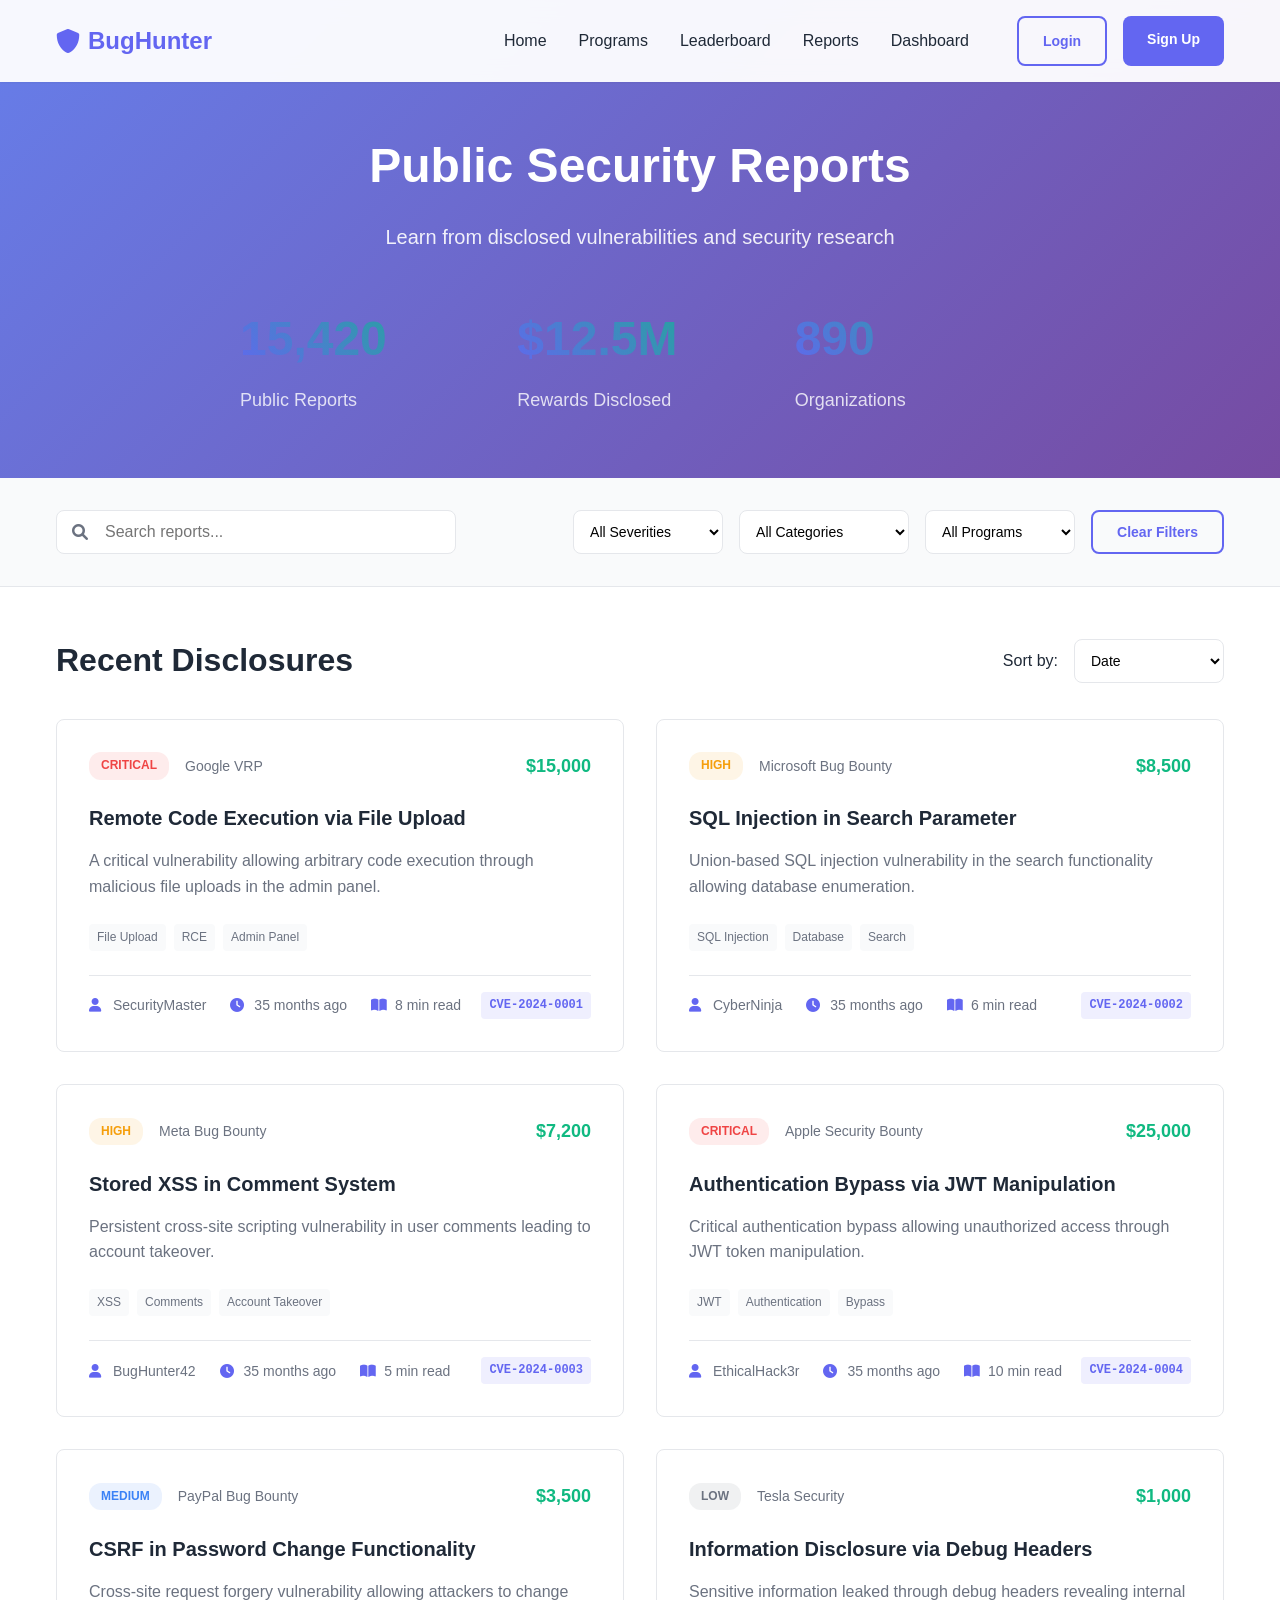
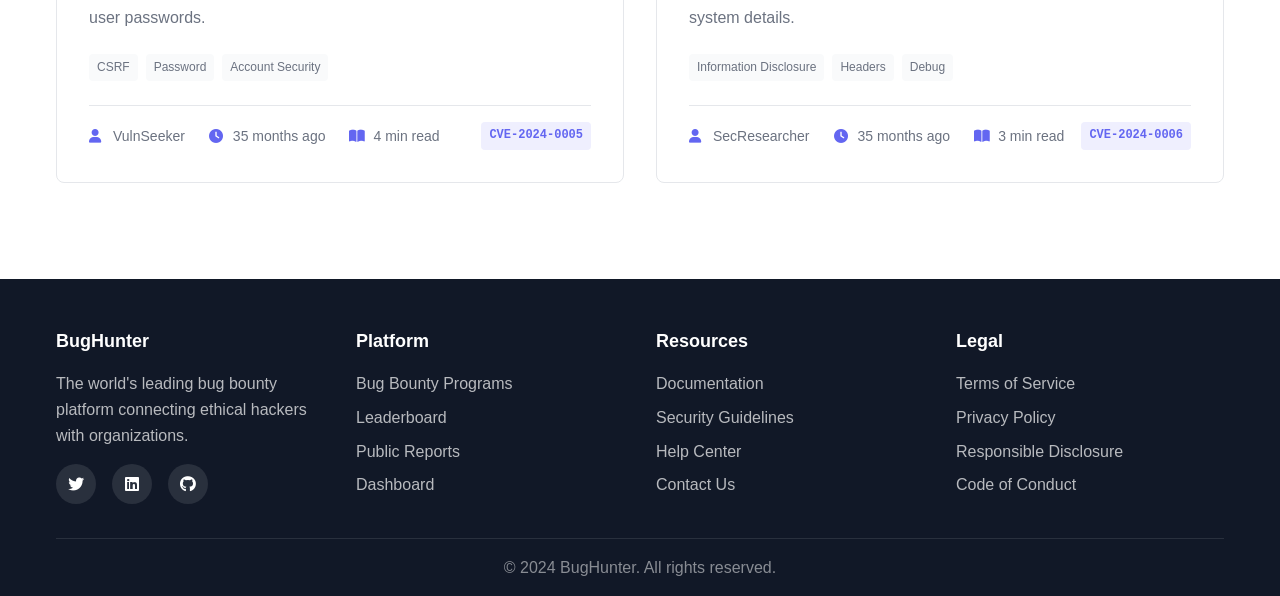
<file: reports.html>
<!DOCTYPE html>
<html lang="en">
<head>
    <meta charset="UTF-8">
    <meta name="viewport" content="width=device-width, initial-scale=1.0">
    <title>Public Reports - BugHunter</title>
    <link rel="stylesheet" href="css/style.css">
    <link href="https://cdnjs.cloudflare.com/ajax/libs/font-awesome/6.0.0/css/all.min.css" rel="stylesheet">
</head>
<body>
    <!-- Navigation -->
    <nav class="navbar">
        <div class="nav-container">
            <div class="nav-logo">
                <a href="index.html">
                    <i class="fas fa-shield-alt"></i>
                    BugHunter
                </a>
            </div>
            <div class="nav-menu" id="nav-menu">
                <a href="index.html" class="nav-link">Home</a>
                <a href="programs.html" class="nav-link">Programs</a>
                <a href="leaderboard.html" class="nav-link">Leaderboard</a>
                <a href="reports.html" class="nav-link">Reports</a>
                <a href="dashboard.html" class="nav-link">Dashboard</a>
                <div class="nav-auth">
                    <a href="login.html" class="btn btn-outline">Login</a>
                    <a href="register.html" class="btn btn-primary">Sign Up</a>
                </div>
            </div>
            <div class="nav-toggle" id="nav-toggle">
                <span class="bar"></span>
                <span class="bar"></span>
                <span class="bar"></span>
            </div>
        </div>
    </nav>

    <!-- Page Header -->
    <section class="page-header">
        <div class="container">
            <div class="header-content">
                <h1>Public Security Reports</h1>
                <p>Learn from disclosed vulnerabilities and security research</p>
            </div>
            <div class="header-stats">
                <div class="stat">
                    <div class="stat-number">15,420</div>
                    <div class="stat-label">Public Reports</div>
                </div>
                <div class="stat">
                    <div class="stat-number">$12.5M</div>
                    <div class="stat-label">Rewards Disclosed</div>
                </div>
                <div class="stat">
                    <div class="stat-number">890</div>
                    <div class="stat-label">Organizations</div>
                </div>
            </div>
        </div>
    </section>

    <!-- Filters Section -->
    <section class="filters-section">
        <div class="container">
            <div class="filters-container">
                <div class="search-container">
                    <div class="search-input-wrapper">
                        <i class="fas fa-search"></i>
                        <input type="text" id="search-input" placeholder="Search reports..." class="search-input">
                    </div>
                </div>
                
                <div class="filters">
                    <select id="severity-filter" class="filter-select">
                        <option value="">All Severities</option>
                        <option value="critical">Critical</option>
                        <option value="high">High</option>
                        <option value="medium">Medium</option>
                        <option value="low">Low</option>
                    </select>
                    
                    <select id="category-filter" class="filter-select">
                        <option value="">All Categories</option>
                        <option value="xss">Cross-Site Scripting</option>
                        <option value="sqli">SQL Injection</option>
                        <option value="csrf">CSRF</option>
                        <option value="auth">Authentication</option>
                        <option value="crypto">Cryptography</option>
                    </select>
                    
                    <select id="program-filter" class="filter-select">
                        <option value="">All Programs</option>
                        <option value="google">Google VRP</option>
                        <option value="microsoft">Microsoft</option>
                        <option value="meta">Meta</option>
                        <option value="apple">Apple</option>
                    </select>
                    
                    <button id="clear-filters" class="btn btn-outline">Clear Filters</button>
                </div>
            </div>
        </div>
    </section>

    <!-- Reports Section -->
    <section class="reports-section">
        <div class="container">
            <div class="section-header">
                <h2>Recent Disclosures</h2>
                <div class="view-options">
                    <span>Sort by:</span>
                    <select id="sort-select" class="filter-select">
                        <option value="date">Date</option>
                        <option value="reward">Reward</option>
                        <option value="severity">Severity</option>
                        <option value="company">Company</option>
                    </select>
                </div>
            </div>
            
            <div id="reports-container" class="reports-grid">
                <!-- Reports will be loaded here -->
            </div>
            
            <div class="load-more-container">
                <button id="load-more" class="btn btn-primary">Load More Reports</button>
            </div>
        </div>
    </section>

    <!-- Footer -->
    <footer class="footer">
        <div class="container">
            <div class="footer-content">
                <div class="footer-section">
                    <h4>BugHunter</h4>
                    <p>The world's leading bug bounty platform connecting ethical hackers with organizations.</p>
                    <div class="social-links">
                        <a href="#"><i class="fab fa-twitter"></i></a>
                        <a href="#"><i class="fab fa-linkedin"></i></a>
                        <a href="#"><i class="fab fa-github"></i></a>
                    </div>
                </div>
                <div class="footer-section">
                    <h4>Platform</h4>
                    <ul>
                        <li><a href="programs.html">Bug Bounty Programs</a></li>
                        <li><a href="leaderboard.html">Leaderboard</a></li>
                        <li><a href="reports.html">Public Reports</a></li>
                        <li><a href="dashboard.html">Dashboard</a></li>
                    </ul>
                </div>
                <div class="footer-section">
                    <h4>Resources</h4>
                    <ul>
                        <li><a href="#">Documentation</a></li>
                        <li><a href="#">Security Guidelines</a></li>
                        <li><a href="#">Help Center</a></li>
                        <li><a href="#">Contact Us</a></li>
                    </ul>
                </div>
                <div class="footer-section">
                    <h4>Legal</h4>
                    <ul>
                        <li><a href="#">Terms of Service</a></li>
                        <li><a href="#">Privacy Policy</a></li>
                        <li><a href="#">Responsible Disclosure</a></li>
                        <li><a href="#">Code of Conduct</a></li>
                    </ul>
                </div>
            </div>
            <div class="footer-bottom">
                <p>&copy; 2024 BugHunter. All rights reserved.</p>
            </div>
        </div>
    </footer>

    <script src="js/script.js"></script>
    <script>
        // Mock reports data
        const mockReports = [
            {
                id: 1,
                title: "Remote Code Execution via File Upload",
                description: "A critical vulnerability allowing arbitrary code execution through malicious file uploads in the admin panel.",
                researcher: "SecurityMaster",
                program: "Google VRP",
                severity: "critical",
                category: "rce",
                reward: 15000,
                cve: "CVE-2024-0001",
                date: "2024-01-20",
                readTime: "8 min read",
                tags: ["File Upload", "RCE", "Admin Panel"]
            },
            {
                id: 2,
                title: "SQL Injection in Search Parameter",
                description: "Union-based SQL injection vulnerability in the search functionality allowing database enumeration.",
                researcher: "CyberNinja",
                program: "Microsoft Bug Bounty",
                severity: "high",
                category: "sqli",
                reward: 8500,
                cve: "CVE-2024-0002",
                date: "2024-01-18",
                readTime: "6 min read",
                tags: ["SQL Injection", "Database", "Search"]
            },
            {
                id: 3,
                title: "Stored XSS in Comment System",
                description: "Persistent cross-site scripting vulnerability in user comments leading to account takeover.",
                researcher: "BugHunter42",
                program: "Meta Bug Bounty",
                severity: "high",
                category: "xss",
                reward: 7200,
                cve: "CVE-2024-0003",
                date: "2024-01-15",
                readTime: "5 min read",
                tags: ["XSS", "Comments", "Account Takeover"]
            },
            {
                id: 4,
                title: "Authentication Bypass via JWT Manipulation",
                description: "Critical authentication bypass allowing unauthorized access through JWT token manipulation.",
                researcher: "EthicalHack3r",
                program: "Apple Security Bounty",
                severity: "critical",
                category: "auth",
                reward: 25000,
                cve: "CVE-2024-0004",
                date: "2024-01-12",
                readTime: "10 min read",
                tags: ["JWT", "Authentication", "Bypass"]
            },
            {
                id: 5,
                title: "CSRF in Password Change Functionality",
                description: "Cross-site request forgery vulnerability allowing attackers to change user passwords.",
                researcher: "VulnSeeker",
                program: "PayPal Bug Bounty",
                severity: "medium",
                category: "csrf",
                reward: 3500,
                cve: "CVE-2024-0005",
                date: "2024-01-10",
                readTime: "4 min read",
                tags: ["CSRF", "Password", "Account Security"]
            },
            {
                id: 6,
                title: "Information Disclosure via Debug Headers",
                description: "Sensitive information leaked through debug headers revealing internal system details.",
                researcher: "SecResearcher",
                program: "Tesla Security",
                severity: "low",
                category: "info",
                reward: 1000,
                cve: "CVE-2024-0006",
                date: "2024-01-08",
                readTime: "3 min read",
                tags: ["Information Disclosure", "Headers", "Debug"]
            }
        ];

        let filteredReports = [...mockReports];
        let currentPage = 1;
        const reportsPerPage = 6;

        function initializeReports() {
            renderReports();
            setupFilters();
        }

        function renderReports() {
            const container = document.getElementById('reports-container');
            const startIndex = 0;
            const endIndex = currentPage * reportsPerPage;
            const reportsToShow = filteredReports.slice(startIndex, endIndex);

            container.innerHTML = reportsToShow.map(report => createReportCard(report)).join('');

            // Show/hide load more button
            const loadMoreBtn = document.getElementById('load-more');
            if (endIndex >= filteredReports.length) {
                loadMoreBtn.style.display = 'none';
            } else {
                loadMoreBtn.style.display = 'block';
            }
        }

        function createReportCard(report) {
            const severityClass = getSeverityClass(report.severity);
            const timeAgo = getTimeAgo(report.date);
            
            return `
                <div class="report-card" onclick="openReport(${report.id})">
                    <div class="report-header">
                        <div class="report-meta">
                            <span class="severity-badge ${severityClass}">${report.severity.toUpperCase()}</span>
                            <span class="program-name">${report.program}</span>
                        </div>
                        <div class="report-reward">$${report.reward.toLocaleString()}</div>
                    </div>
                    
                    <div class="report-content">
                        <h3 class="report-title">${report.title}</h3>
                        <p class="report-description">${report.description}</p>
                        
                        <div class="report-tags">
                            ${report.tags.map(tag => `<span class="tag">${tag}</span>`).join('')}
                        </div>
                    </div>
                    
                    <div class="report-footer">
                        <div class="report-info">
                            <span class="researcher">
                                <i class="fas fa-user"></i>
                                ${report.researcher}
                            </span>
                            <span class="report-date">
                                <i class="fas fa-clock"></i>
                                ${timeAgo}
                            </span>
                            <span class="read-time">
                                <i class="fas fa-book-open"></i>
                                ${report.readTime}
                            </span>
                        </div>
                        ${report.cve ? `<div class="cve-info">
                            <span class="cve-id">${report.cve}</span>
                        </div>` : ''}
                    </div>
                </div>
            `;
        }

        function getSeverityClass(severity) {
            const classes = {
                critical: 'severity-critical',
                high: 'severity-high',
                medium: 'severity-medium',
                low: 'severity-low'
            };
            return classes[severity] || 'severity-low';
        }

        function getTimeAgo(dateString) {
            const date = new Date(dateString);
            const now = new Date();
            const diffTime = Math.abs(now - date);
            const diffDays = Math.ceil(diffTime / (1000 * 60 * 60 * 24));
            
            if (diffDays === 1) return '1 day ago';
            if (diffDays < 7) return `${diffDays} days ago`;
            if (diffDays < 30) return `${Math.floor(diffDays / 7)} weeks ago`;
            return `${Math.floor(diffDays / 30)} months ago`;
        }

        function setupFilters() {
            const severityFilter = document.getElementById('severity-filter');
            const categoryFilter = document.getElementById('category-filter');
            const programFilter = document.getElementById('program-filter');
            const sortSelect = document.getElementById('sort-select');
            const clearFilters = document.getElementById('clear-filters');

            [severityFilter, categoryFilter, programFilter, sortSelect].forEach(filter => {
                filter.addEventListener('change', applyFilters);
            });

            clearFilters.addEventListener('click', () => {
                severityFilter.value = '';
                categoryFilter.value = '';
                programFilter.value = '';
                sortSelect.value = 'date';
                applyFilters();
            });
        }

        function applyFilters() {
            const severity = document.getElementById('severity-filter').value;
            const category = document.getElementById('category-filter').value;
            const program = document.getElementById('program-filter').value;
            const sort = document.getElementById('sort-select').value;

            filteredReports = mockReports.filter(report => {
                if (severity && report.severity !== severity) return false;
                if (category && report.category !== category) return false;
                if (program && !report.program.toLowerCase().includes(program)) return false;
                return true;
            });

            // Sort reports
            filteredReports.sort((a, b) => {
                switch (sort) {
                    case 'reward':
                        return b.reward - a.reward;
                    case 'severity':
                        const severityOrder = { critical: 4, high: 3, medium: 2, low: 1 };
                        return severityOrder[b.severity] - severityOrder[a.severity];
                    case 'company':
                        return a.program.localeCompare(b.program);
                    default:
                        return new Date(b.date) - new Date(a.date);
                }
            });

            currentPage = 1;
            renderReports();
        }

        function openReport(reportId) {
            const report = mockReports.find(r => r.id === reportId);
            showNotification(`Opening report: ${report.title}`, 'info');
            // In a real app, this would navigate to the full report page
        }

        // Load more functionality
        document.getElementById('load-more').addEventListener('click', () => {
            currentPage++;
            renderReports();
        });

        // Initialize page
        document.addEventListener('DOMContentLoaded', initializeReports);
    </script>
    
    <style>
        .page-header {
            padding: 8rem 0 4rem;
            background: linear-gradient(135deg, #667eea 0%, #764ba2 100%);
            color: white;
        }

        .header-content {
            text-align: center;
            margin-bottom: 3rem;
        }

        .header-content h1 {
            font-size: 3rem;
            font-weight: 800;
            margin-bottom: 1rem;
        }

        .header-content p {
            font-size: 1.25rem;
            opacity: 0.9;
        }

        .header-stats {
            display: grid;
            grid-template-columns: repeat(auto-fit, minmax(200px, 1fr));
            gap: 2rem;
            max-width: 800px;
            margin: 0 auto;
        }

        .filters-section {
            padding: 2rem 0;
            background: var(--bg-secondary);
            border-bottom: 1px solid var(--border-color);
        }

        .filters-container {
            display: flex;
            justify-content: space-between;
            align-items: center;
            gap: 2rem;
        }

        .search-container {
            flex: 1;
            max-width: 400px;
            position: relative;
        }

        .search-input-wrapper {
            position: relative;
        }

        .search-input-wrapper i {
            position: absolute;
            left: 1rem;
            top: 50%;
            transform: translateY(-50%);
            color: var(--text-secondary);
        }

        .search-input {
            width: 100%;
            padding: 0.75rem 1rem 0.75rem 3rem;
            border: 1px solid var(--border-color);
            border-radius: var(--border-radius);
            background: var(--bg-primary);
            font-size: 1rem;
        }

        .filters {
            display: flex;
            gap: 1rem;
            align-items: center;
        }

        .filter-select {
            padding: 0.75rem;
            border: 1px solid var(--border-color);
            border-radius: var(--border-radius);
            background: var(--bg-primary);
            font-size: 0.875rem;
            min-width: 150px;
        }

        .reports-section {
            padding: 3rem 0;
        }

        .section-header {
            display: flex;
            justify-content: space-between;
            align-items: center;
            margin-bottom: 2rem;
        }

        .section-header h2 {
            font-size: 2rem;
            font-weight: 700;
            margin: 0;
        }

        .view-options {
            display: flex;
            align-items: center;
            gap: 1rem;
        }

        .reports-grid {
            display: grid;
            grid-template-columns: repeat(auto-fit, minmax(400px, 1fr));
            gap: 2rem;
        }

        .report-card {
            background: var(--bg-primary);
            border: 1px solid var(--border-color);
            border-radius: var(--border-radius);
            padding: 2rem;
            transition: var(--transition);
            cursor: pointer;
            display: flex;
            flex-direction: column;
            height: 100%;
        }

        .report-card:hover {
            transform: translateY(-2px);
            box-shadow: var(--shadow-lg);
            border-color: var(--primary-color);
        }

        .report-header {
            display: flex;
            justify-content: space-between;
            align-items: center;
            margin-bottom: 1.5rem;
        }

        .report-meta {
            display: flex;
            gap: 1rem;
            align-items: center;
        }

        .severity-badge {
            padding: 0.25rem 0.75rem;
            border-radius: 12px;
            font-size: 0.75rem;
            font-weight: 600;
            text-transform: uppercase;
        }

        .severity-critical {
            background: rgba(239, 68, 68, 0.1);
            color: var(--danger-color);
        }

        .severity-high {
            background: rgba(245, 158, 11, 0.1);
            color: var(--accent-color);
        }

        .severity-medium {
            background: rgba(59, 130, 246, 0.1);
            color: #3b82f6;
        }

        .severity-low {
            background: rgba(107, 114, 128, 0.1);
            color: var(--text-secondary);
        }

        .program-name {
            color: var(--text-secondary);
            font-size: 0.875rem;
        }

        .report-reward {
            font-weight: 700;
            color: var(--secondary-color);
            font-size: 1.125rem;
        }

        .report-content {
            flex: 1;
            margin-bottom: 1.5rem;
        }

        .report-title {
            font-size: 1.25rem;
            font-weight: 600;
            margin-bottom: 1rem;
            color: var(--text-primary);
            line-height: 1.4;
        }

        .report-description {
            color: var(--text-secondary);
            line-height: 1.6;
            margin-bottom: 1.5rem;
        }

        .report-tags {
            display: flex;
            flex-wrap: wrap;
            gap: 0.5rem;
        }

        .tag {
            padding: 0.25rem 0.5rem;
            background: var(--bg-secondary);
            border-radius: 4px;
            font-size: 0.75rem;
            color: var(--text-secondary);
        }

        .report-footer {
            display: flex;
            justify-content: space-between;
            align-items: center;
            padding-top: 1rem;
            border-top: 1px solid var(--border-color);
        }

        .report-info {
            display: flex;
            gap: 1.5rem;
            font-size: 0.875rem;
            color: var(--text-secondary);
        }

        .report-info span {
            display: flex;
            align-items: center;
            gap: 0.5rem;
        }

        .report-info i {
            color: var(--primary-color);
            width: 1rem;
        }

        .cve-info {
            display: flex;
            align-items: center;
        }

        .cve-id {
            padding: 0.25rem 0.5rem;
            background: rgba(99, 102, 241, 0.1);
            color: var(--primary-color);
            border-radius: 4px;
            font-size: 0.75rem;
            font-weight: 600;
            font-family: 'Monaco', 'Consolas', monospace;
        }

        .load-more-container {
            text-align: center;
            margin-top: 3rem;
        }

        @media (max-width: 768px) {
            .header-content h1 {
                font-size: 2rem;
            }

            .filters-container {
                flex-direction: column;
                gap: 1rem;
            }

            .filters {
                flex-wrap: wrap;
                width: 100%;
                justify-content: center;
            }

            .filter-select {
                min-width: 120px;
            }

            .section-header {
                flex-direction: column;
                gap: 1rem;
                text-align: center;
            }

            .reports-grid {
                grid-template-columns: 1fr;
            }

            .report-info {
                flex-direction: column;
                gap: 0.5rem;
            }

            .report-footer {
                flex-direction: column;
                gap: 1rem;
                align-items: flex-start;
            }
        }
    </style>
</body>
</html>
</file>
<file: css/style.css>
/* Reset and Base Styles */
* {
    margin: 0;
    padding: 0;
    box-sizing: border-box;
}

:root {
    --primary-color: #6366f1;
    --primary-dark: #4f46e5;
    --secondary-color: #10b981;
    --accent-color: #f59e0b;
    --danger-color: #ef4444;
    --text-primary: #1f2937;
    --text-secondary: #6b7280;
    --text-light: #9ca3af;
    --bg-primary: #ffffff;
    --bg-secondary: #f9fafb;
    --bg-dark: #111827;
    --border-color: #e5e7eb;
    --shadow-sm: 0 1px 2px 0 rgb(0 0 0 / 0.05);
    --shadow-md: 0 4px 6px -1px rgb(0 0 0 / 0.1);
    --shadow-lg: 0 10px 15px -3px rgb(0 0 0 / 0.1);
    --border-radius: 8px;
    --transition: all 0.3s ease;
}

body {
    font-family: 'Inter', -apple-system, BlinkMacSystemFont, 'Segoe UI', Roboto, sans-serif;
    line-height: 1.6;
    color: var(--text-primary);
    background-color: var(--bg-primary);
}

.container {
    max-width: 1200px;
    margin: 0 auto;
    padding: 0 1rem;
}

/* Navigation */
.navbar {
    background: var(--bg-primary);
    padding: 1rem 0;
    box-shadow: var(--shadow-sm);
    position: fixed;
    top: 0;
    left: 0;
    right: 0;
    z-index: 1000;
    backdrop-filter: blur(10px);
    background: rgba(255, 255, 255, 0.95);
}

.nav-container {
    max-width: 1200px;
    margin: 0 auto;
    padding: 0 1rem;
    display: flex;
    justify-content: space-between;
    align-items: center;
}

.nav-logo a {
    font-size: 1.5rem;
    font-weight: 700;
    color: var(--primary-color);
    text-decoration: none;
    display: flex;
    align-items: center;
    gap: 0.5rem;
}

.nav-menu {
    display: flex;
    align-items: center;
    gap: 2rem;
}

.nav-link {
    color: var(--text-primary);
    text-decoration: none;
    font-weight: 500;
    transition: var(--transition);
    position: relative;
}

.nav-link:hover {
    color: var(--primary-color);
}

.nav-link::after {
    content: '';
    position: absolute;
    bottom: -5px;
    left: 0;
    width: 0;
    height: 2px;
    background-color: var(--primary-color);
    transition: width 0.3s ease;
}

.nav-link:hover::after {
    width: 100%;
}

.nav-auth {
    display: flex;
    gap: 1rem;
    margin-left: 1rem;
}

.nav-toggle {
    display: none;
    flex-direction: column;
    cursor: pointer;
}

.bar {
    width: 25px;
    height: 3px;
    background-color: var(--text-primary);
    margin: 3px 0;
    transition: 0.3s;
}

/* Buttons */
.btn {
    display: inline-block;
    padding: 0.75rem 1.5rem;
    border-radius: var(--border-radius);
    text-decoration: none;
    font-weight: 600;
    text-align: center;
    cursor: pointer;
    border: none;
    transition: var(--transition);
    font-size: 0.875rem;
}

.btn-primary {
    background-color: var(--primary-color);
    color: white;
}

.btn-primary:hover {
    background-color: var(--primary-dark);
    transform: translateY(-1px);
    box-shadow: var(--shadow-md);
}

.btn-outline {
    background-color: transparent;
    color: var(--primary-color);
    border: 2px solid var(--primary-color);
}

.btn-outline:hover {
    background-color: var(--primary-color);
    color: white;
}

.btn-large {
    padding: 1rem 2rem;
    font-size: 1rem;
}

.btn-secondary {
    background-color: var(--secondary-color);
    color: white;
}

.btn-danger {
    background-color: var(--danger-color);
    color: white;
}

/* Hero Section */
.hero {
    padding: 8rem 0 4rem;
    background: linear-gradient(135deg, #667eea 0%, #764ba2 100%);
    color: white;
    overflow: hidden;
}

.hero-container {
    max-width: 1200px;
    margin: 0 auto;
    padding: 0 1rem;
    display: grid;
    grid-template-columns: 1fr 1fr;
    gap: 4rem;
    align-items: center;
}

.hero-title {
    font-size: 3.5rem;
    font-weight: 800;
    line-height: 1.1;
    margin-bottom: 1.5rem;
    background: linear-gradient(45deg, #ffffff, #e0e7ff);
    -webkit-background-clip: text;
    -webkit-text-fill-color: transparent;
    background-clip: text;
}

.hero-description {
    font-size: 1.25rem;
    margin-bottom: 2rem;
    opacity: 0.9;
    line-height: 1.6;
}

.hero-buttons {
    display: flex;
    gap: 1rem;
}

.hero-image {
    display: flex;
    justify-content: center;
    align-items: center;
}

.hero-graphic {
    width: 300px;
    height: 300px;
    background: rgba(255, 255, 255, 0.1);
    border-radius: 50%;
    display: flex;
    align-items: center;
    justify-content: center;
    backdrop-filter: blur(10px);
    border: 1px solid rgba(255, 255, 255, 0.2);
}

.hero-graphic i {
    font-size: 8rem;
    color: rgba(255, 255, 255, 0.8);
}

/* Sections */
.section-title {
    text-align: center;
    font-size: 2.5rem;
    font-weight: 700;
    margin-bottom: 3rem;
    color: var(--text-primary);
}

/* Features Section */
.features {
    padding: 5rem 0;
    background-color: var(--bg-secondary);
}

.features-grid {
    display: grid;
    grid-template-columns: repeat(auto-fit, minmax(250px, 1fr));
    gap: 2rem;
}

.feature-card {
    background: var(--bg-primary);
    padding: 2rem;
    border-radius: var(--border-radius);
    text-align: center;
    box-shadow: var(--shadow-sm);
    transition: var(--transition);
    border: 1px solid var(--border-color);
}

.feature-card:hover {
    transform: translateY(-5px);
    box-shadow: var(--shadow-lg);
}

.feature-icon {
    width: 4rem;
    height: 4rem;
    background: linear-gradient(135deg, var(--primary-color), var(--secondary-color));
    border-radius: 50%;
    display: flex;
    align-items: center;
    justify-content: center;
    margin: 0 auto 1.5rem;
}

.feature-icon i {
    font-size: 1.5rem;
    color: white;
}

.feature-card h3 {
    font-size: 1.25rem;
    font-weight: 600;
    margin-bottom: 1rem;
    color: var(--text-primary);
}

.feature-card p {
    color: var(--text-secondary);
    line-height: 1.6;
}

/* Stats Section */
.stats {
    padding: 4rem 0;
    background: var(--bg-dark);
    color: white;
}

.stats-grid {
    display: grid;
    grid-template-columns: repeat(auto-fit, minmax(200px, 1fr));
    gap: 2rem;
}

.stat-item {
    text-align: center;
}

.stat-number {
    font-size: 3rem;
    font-weight: 800;
    margin-bottom: 0.5rem;
    background: linear-gradient(45deg, var(--primary-color), var(--secondary-color));
    -webkit-background-clip: text;
    -webkit-text-fill-color: transparent;
    background-clip: text;
}

.stat-label {
    font-size: 1.125rem;
    color: rgba(255, 255, 255, 0.8);
}

/* Programs Preview */
.programs-preview {
    padding: 5rem 0;
}

.programs-grid {
    display: grid;
    grid-template-columns: repeat(auto-fit, minmax(350px, 1fr));
    gap: 2rem;
    margin-bottom: 3rem;
}

.program-card {
    background: var(--bg-primary);
    border: 1px solid var(--border-color);
    border-radius: var(--border-radius);
    padding: 2rem;
    transition: var(--transition);
    display: flex;
    align-items: center;
    gap: 1.5rem;
}

.program-card:hover {
    transform: translateY(-2px);
    box-shadow: var(--shadow-lg);
    border-color: var(--primary-color);
}

.program-logo {
    width: 4rem;
    height: 4rem;
    background: var(--bg-secondary);
    border-radius: var(--border-radius);
    display: flex;
    align-items: center;
    justify-content: center;
    flex-shrink: 0;
}

.program-logo i {
    font-size: 2rem;
    color: var(--primary-color);
}

.program-info {
    flex: 1;
}

.program-info h3 {
    font-size: 1.25rem;
    font-weight: 600;
    margin-bottom: 0.5rem;
    color: var(--text-primary);
}

.program-scope {
    color: var(--text-secondary);
    margin-bottom: 1rem;
    font-size: 0.875rem;
}

.program-rewards {
    display: flex;
    justify-content: space-between;
    align-items: center;
}

.reward-range {
    font-weight: 600;
    color: var(--secondary-color);
}

.program-status {
    padding: 0.25rem 0.75rem;
    border-radius: 12px;
    font-size: 0.75rem;
    font-weight: 600;
    text-transform: uppercase;
}

.program-status.active {
    background-color: rgba(16, 185, 129, 0.1);
    color: var(--secondary-color);
}

.programs-cta {
    text-align: center;
}

/* Footer */
.footer {
    background: var(--bg-dark);
    color: white;
    padding: 3rem 0 1rem;
}

.footer-content {
    display: grid;
    grid-template-columns: repeat(auto-fit, minmax(250px, 1fr));
    gap: 2rem;
    margin-bottom: 2rem;
}

.footer-section h4 {
    font-size: 1.125rem;
    font-weight: 600;
    margin-bottom: 1rem;
    color: white;
}

.footer-section p {
    color: rgba(255, 255, 255, 0.7);
    line-height: 1.6;
    margin-bottom: 1rem;
}

.footer-section ul {
    list-style: none;
}

.footer-section ul li {
    margin-bottom: 0.5rem;
}

.footer-section ul li a {
    color: rgba(255, 255, 255, 0.7);
    text-decoration: none;
    transition: var(--transition);
}

.footer-section ul li a:hover {
    color: var(--primary-color);
}

.social-links {
    display: flex;
    gap: 1rem;
}

.social-links a {
    width: 2.5rem;
    height: 2.5rem;
    background: rgba(255, 255, 255, 0.1);
    border-radius: 50%;
    display: flex;
    align-items: center;
    justify-content: center;
    color: white;
    text-decoration: none;
    transition: var(--transition);
}

.social-links a:hover {
    background: var(--primary-color);
    transform: translateY(-2px);
}

.footer-bottom {
    border-top: 1px solid rgba(255, 255, 255, 0.1);
    padding-top: 1rem;
    text-align: center;
    color: rgba(255, 255, 255, 0.5);
}

/* Form Styles */
.form-group {
    margin-bottom: 1.5rem;
}

.form-label {
    display: block;
    margin-bottom: 0.5rem;
    font-weight: 500;
    color: var(--text-primary);
}

.form-input,
.form-select,
.form-textarea {
    width: 100%;
    padding: 0.75rem;
    border: 1px solid var(--border-color);
    border-radius: var(--border-radius);
    font-size: 1rem;
    transition: var(--transition);
    background-color: var(--bg-primary);
}

.form-input:focus,
.form-select:focus,
.form-textarea:focus {
    outline: none;
    border-color: var(--primary-color);
    box-shadow: 0 0 0 3px rgba(99, 102, 241, 0.1);
}

.form-textarea {
    resize: vertical;
    min-height: 120px;
}

/* Card Styles */
.card {
    background: var(--bg-primary);
    border: 1px solid var(--border-color);
    border-radius: var(--border-radius);
    padding: 1.5rem;
    box-shadow: var(--shadow-sm);
}

.card-header {
    border-bottom: 1px solid var(--border-color);
    padding-bottom: 1rem;
    margin-bottom: 1rem;
}

.card-title {
    font-size: 1.25rem;
    font-weight: 600;
    margin: 0;
}

/* Alert Styles */
.alert {
    padding: 1rem;
    border-radius: var(--border-radius);
    margin-bottom: 1rem;
    border: 1px solid transparent;
}

.alert-success {
    background-color: rgba(16, 185, 129, 0.1);
    border-color: var(--secondary-color);
    color: #065f46;
}

.alert-danger {
    background-color: rgba(239, 68, 68, 0.1);
    border-color: var(--danger-color);
    color: #991b1b;
}

.alert-warning {
    background-color: rgba(245, 158, 11, 0.1);
    border-color: var(--accent-color);
    color: #92400e;
}

/* Badge Styles */
.badge {
    display: inline-block;
    padding: 0.25rem 0.75rem;
    border-radius: 12px;
    font-size: 0.75rem;
    font-weight: 600;
    text-transform: uppercase;
}

.badge-primary {
    background-color: rgba(99, 102, 241, 0.1);
    color: var(--primary-color);
}

.badge-success {
    background-color: rgba(16, 185, 129, 0.1);
    color: var(--secondary-color);
}

.badge-danger {
    background-color: rgba(239, 68, 68, 0.1);
    color: var(--danger-color);
}

.badge-warning {
    background-color: rgba(245, 158, 11, 0.1);
    color: var(--accent-color);
}

/* Responsive Design */
@media (max-width: 768px) {
    .nav-menu {
        position: fixed;
        left: -100%;
        top: 70px;
        flex-direction: column;
        background-color: var(--bg-primary);
        width: 100%;
        text-align: center;
        transition: 0.3s;
        box-shadow: var(--shadow-md);
        padding: 2rem 0;
    }

    .nav-menu.active {
        left: 0;
    }

    .nav-toggle {
        display: flex;
    }

    .hero-container {
        grid-template-columns: 1fr;
        text-align: center;
        gap: 2rem;
    }

    .hero-title {
        font-size: 2.5rem;
    }

    .hero-buttons {
        justify-content: center;
        flex-wrap: wrap;
    }

    .hero-graphic {
        width: 200px;
        height: 200px;
    }

    .hero-graphic i {
        font-size: 5rem;
    }

    .features-grid {
        grid-template-columns: 1fr;
    }

    .stats-grid {
        grid-template-columns: repeat(2, 1fr);
    }

    .programs-grid {
        grid-template-columns: 1fr;
    }

    .program-card {
        flex-direction: column;
        text-align: center;
    }

    .footer-content {
        grid-template-columns: 1fr;
        text-align: center;
    }
}

@media (max-width: 480px) {
    .container {
        padding: 0 0.5rem;
    }

    .hero {
        padding: 6rem 0 3rem;
    }

    .hero-title {
        font-size: 2rem;
    }

    .hero-description {
        font-size: 1rem;
    }

    .stats-grid {
        grid-template-columns: 1fr;
    }

    .stat-number {
        font-size: 2rem;
    }
}

/* Animation and Transitions */
@keyframes fadeInUp {
    from {
        opacity: 0;
        transform: translateY(30px);
    }
    to {
        opacity: 1;
        transform: translateY(0);
    }
}

.fade-in-up {
    animation: fadeInUp 0.6s ease forwards;
}

/* Loading Animation */
.spinner {
    width: 20px;
    height: 20px;
    border: 2px solid #f3f3f3;
    border-top: 2px solid var(--primary-color);
    border-radius: 50%;
    animation: spin 1s linear infinite;
}

@keyframes spin {
    0% { transform: rotate(0deg); }
    100% { transform: rotate(360deg); }
}

/* Utility Classes */
.text-center { text-align: center; }
.text-left { text-align: left; }
.text-right { text-align: right; }

.mb-1 { margin-bottom: 0.25rem; }
.mb-2 { margin-bottom: 0.5rem; }
.mb-3 { margin-bottom: 1rem; }
.mb-4 { margin-bottom: 1.5rem; }
.mb-5 { margin-bottom: 2rem; }

.mt-1 { margin-top: 0.25rem; }
.mt-2 { margin-top: 0.5rem; }
.mt-3 { margin-top: 1rem; }
.mt-4 { margin-top: 1.5rem; }
.mt-5 { margin-top: 2rem; }

.d-none { display: none; }
.d-block { display: block; }
.d-flex { display: flex; }
.d-grid { display: grid; }

.justify-center { justify-content: center; }
.justify-between { justify-content: space-between; }
.align-center { align-items: center; }

.w-full { width: 100%; }
.h-full { height: 100%; }
</file>
